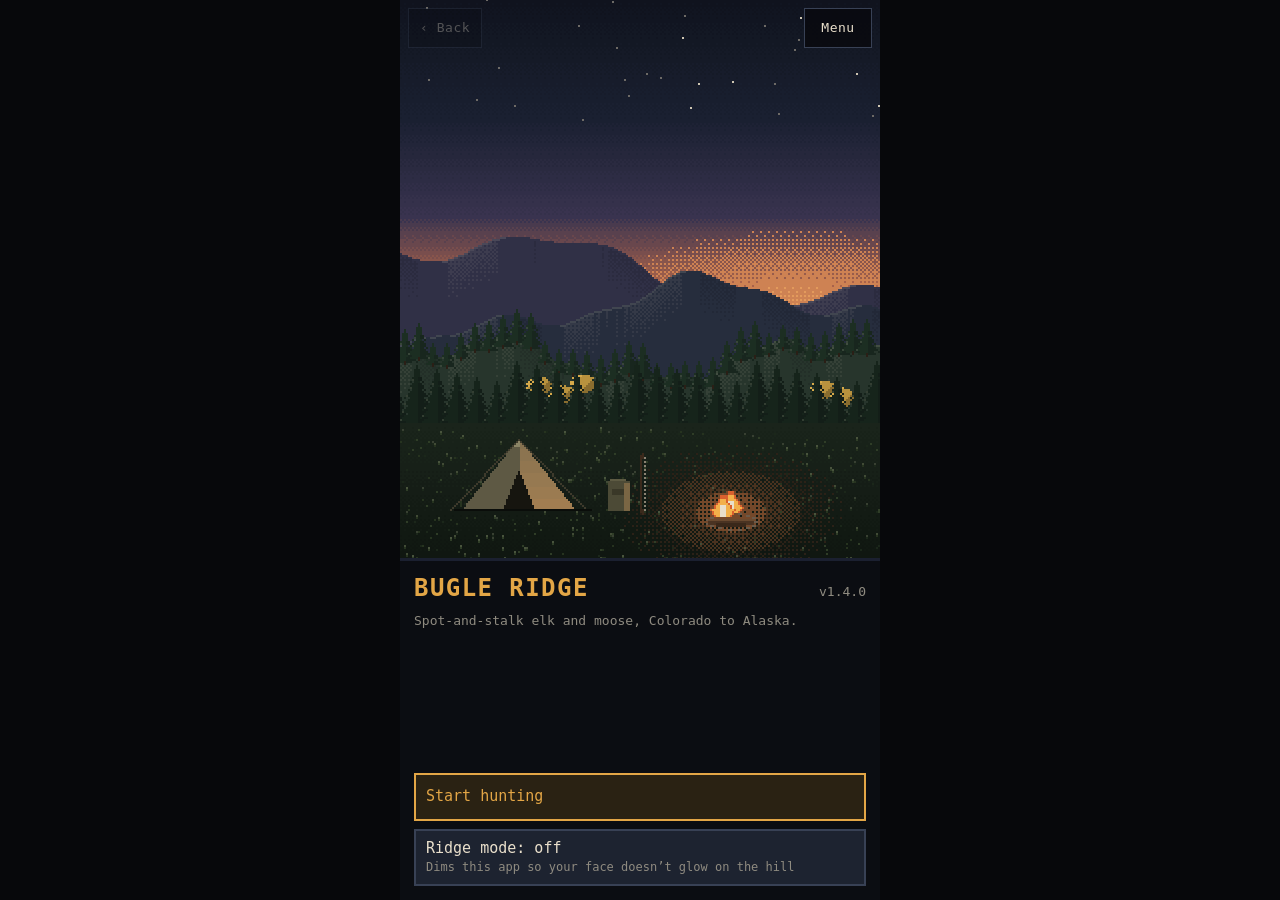
<file: docs/index.html>
<!doctype html>
<html lang="en">
<head>
<meta charset="utf-8">
<meta name="viewport" content="width=device-width,initial-scale=1,maximum-scale=1,user-scalable=no,viewport-fit=cover">
<meta name="theme-color" content="#07080b">
<meta name="description" content="Bugle Ridge: an offline spot-and-stalk elk and moose hunting game, Colorado to Alaska.">
<meta name="mobile-web-app-capable" content="yes">
<meta name="apple-mobile-web-app-capable" content="yes">
<meta name="apple-mobile-web-app-status-bar-style" content="black">
<meta name="apple-mobile-web-app-title" content="Bugle Ridge">
<title>Bugle Ridge</title>
<link rel="manifest" href="manifest.webmanifest">
<link rel="icon" href="icons/icon-192.png">
<link rel="apple-touch-icon" href="icons/apple-touch-icon.png">
<link rel="stylesheet" href="style.css">
</head>
<body>
<div id="app">
  <canvas id="scene" width="240" height="320"></canvas>
  <div id="nav"><button class="navbtn" id="nav-back">‹ Back</button><button class="navbtn" id="nav-menu">Menu</button></div>
  <div id="hud"></div>
  <div id="overlay" hidden></div>
</div>
<script src="js/core.js"></script>
<script src="js/data.js"></script>
<script src="js/sprites.js"></script>
<script src="js/animals.js"></script>
<script src="js/people.js"></script>
<script src="js/season.js"></script>
<script src="js/camp.js"></script>
<script src="js/glass.js"></script>
<script src="js/stalk.js"></script>
<script src="js/call.js"></script>
<script src="js/shot.js"></script>
<script src="js/range.js"></script>
<script src="js/debrief.js"></script>
<script src="js/native.js"></script>
<script src="js/guide.js"></script>
<script>
BR.start();
if ('serviceWorker' in navigator && (location.protocol === 'https:' || /^(localhost|127\.0\.0\.1)$/.test(location.hostname))) {
  navigator.serviceWorker.register('sw.js').catch(() => {});
}
</script>
</body>
</html>
</file>
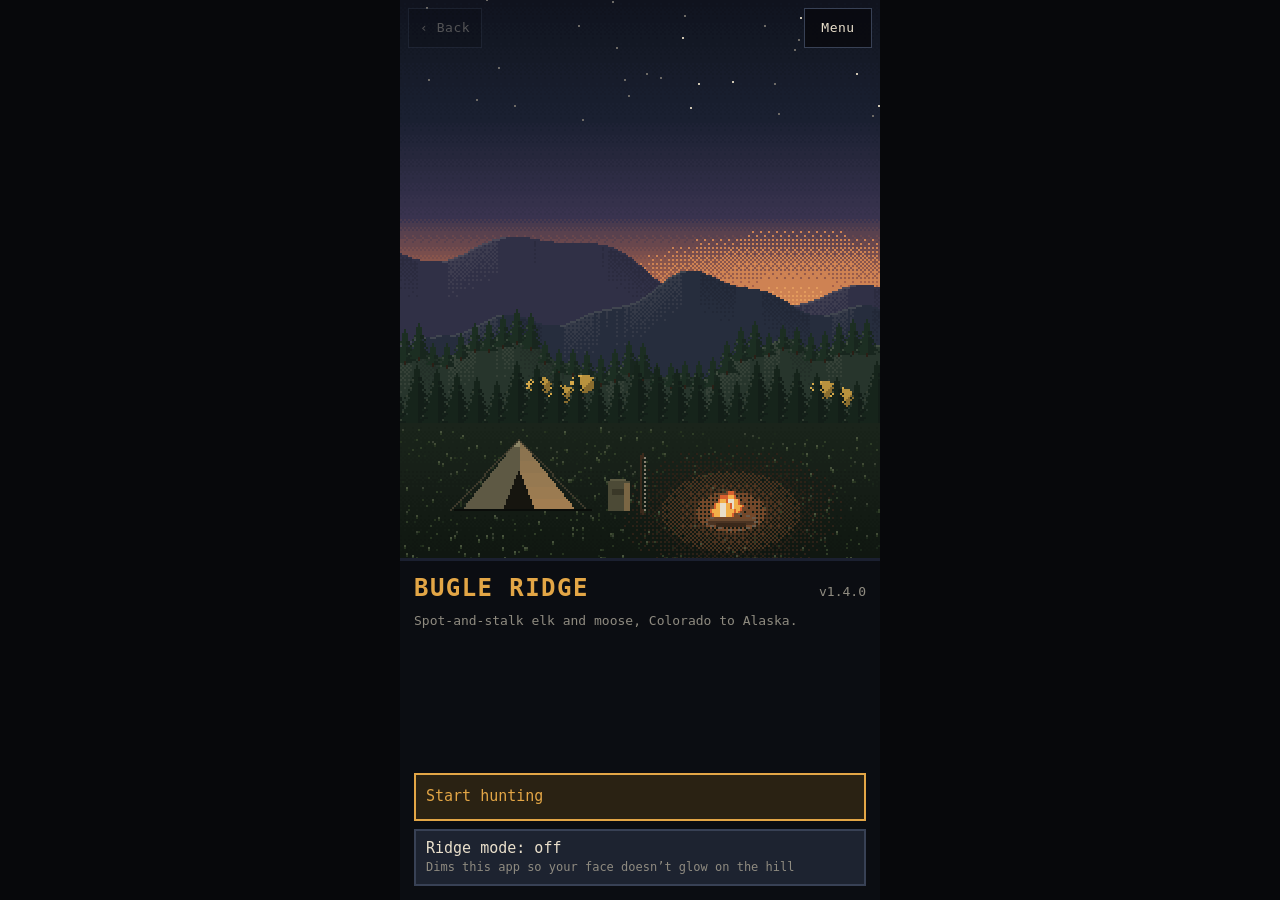
<file: www/index.html>
<!doctype html>
<html lang="en">
<head>
<meta charset="utf-8">
<meta name="viewport" content="width=device-width,initial-scale=1,maximum-scale=1,user-scalable=no,viewport-fit=cover">
<title>Bugle Ridge</title>
<link rel="stylesheet" href="style.css">
</head>
<body>
<div id="app">
  <canvas id="scene" width="240" height="320"></canvas>
  <div id="nav"><button class="navbtn" id="nav-back">‹ Back</button><button class="navbtn" id="nav-menu">Menu</button></div>
  <div id="hud"></div>
  <div id="overlay" hidden></div>
</div>
<script src="js/core.js"></script>
<script src="js/data.js"></script>
<script src="js/sprites.js"></script>
<script src="js/animals.js"></script>
<script src="js/people.js"></script>
<script src="js/season.js"></script>
<script src="js/camp.js"></script>
<script src="js/glass.js"></script>
<script src="js/stalk.js"></script>
<script src="js/call.js"></script>
<script src="js/shot.js"></script>
<script src="js/range.js"></script>
<script src="js/debrief.js"></script>
<script src="js/native.js"></script>
<script src="js/guide.js"></script>
<script>BR.start();</script>
</body>
</html>
</file>
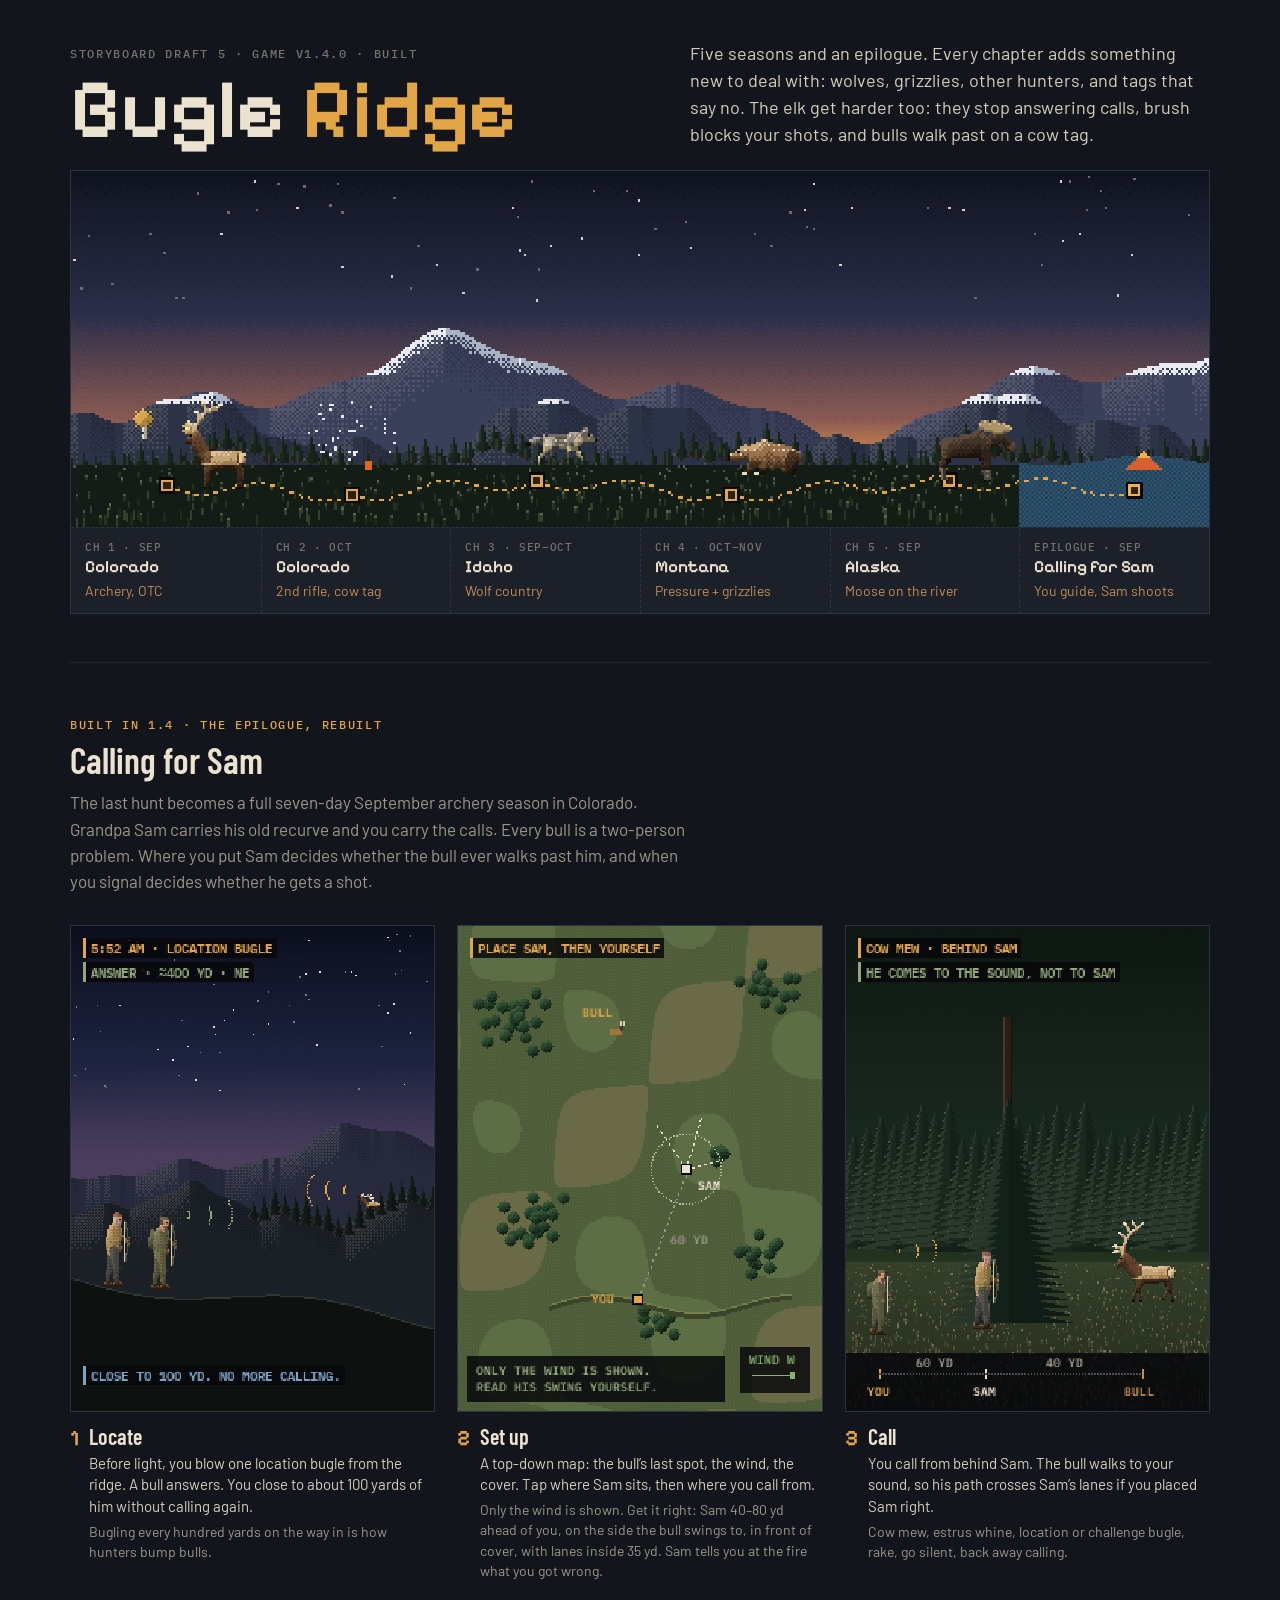
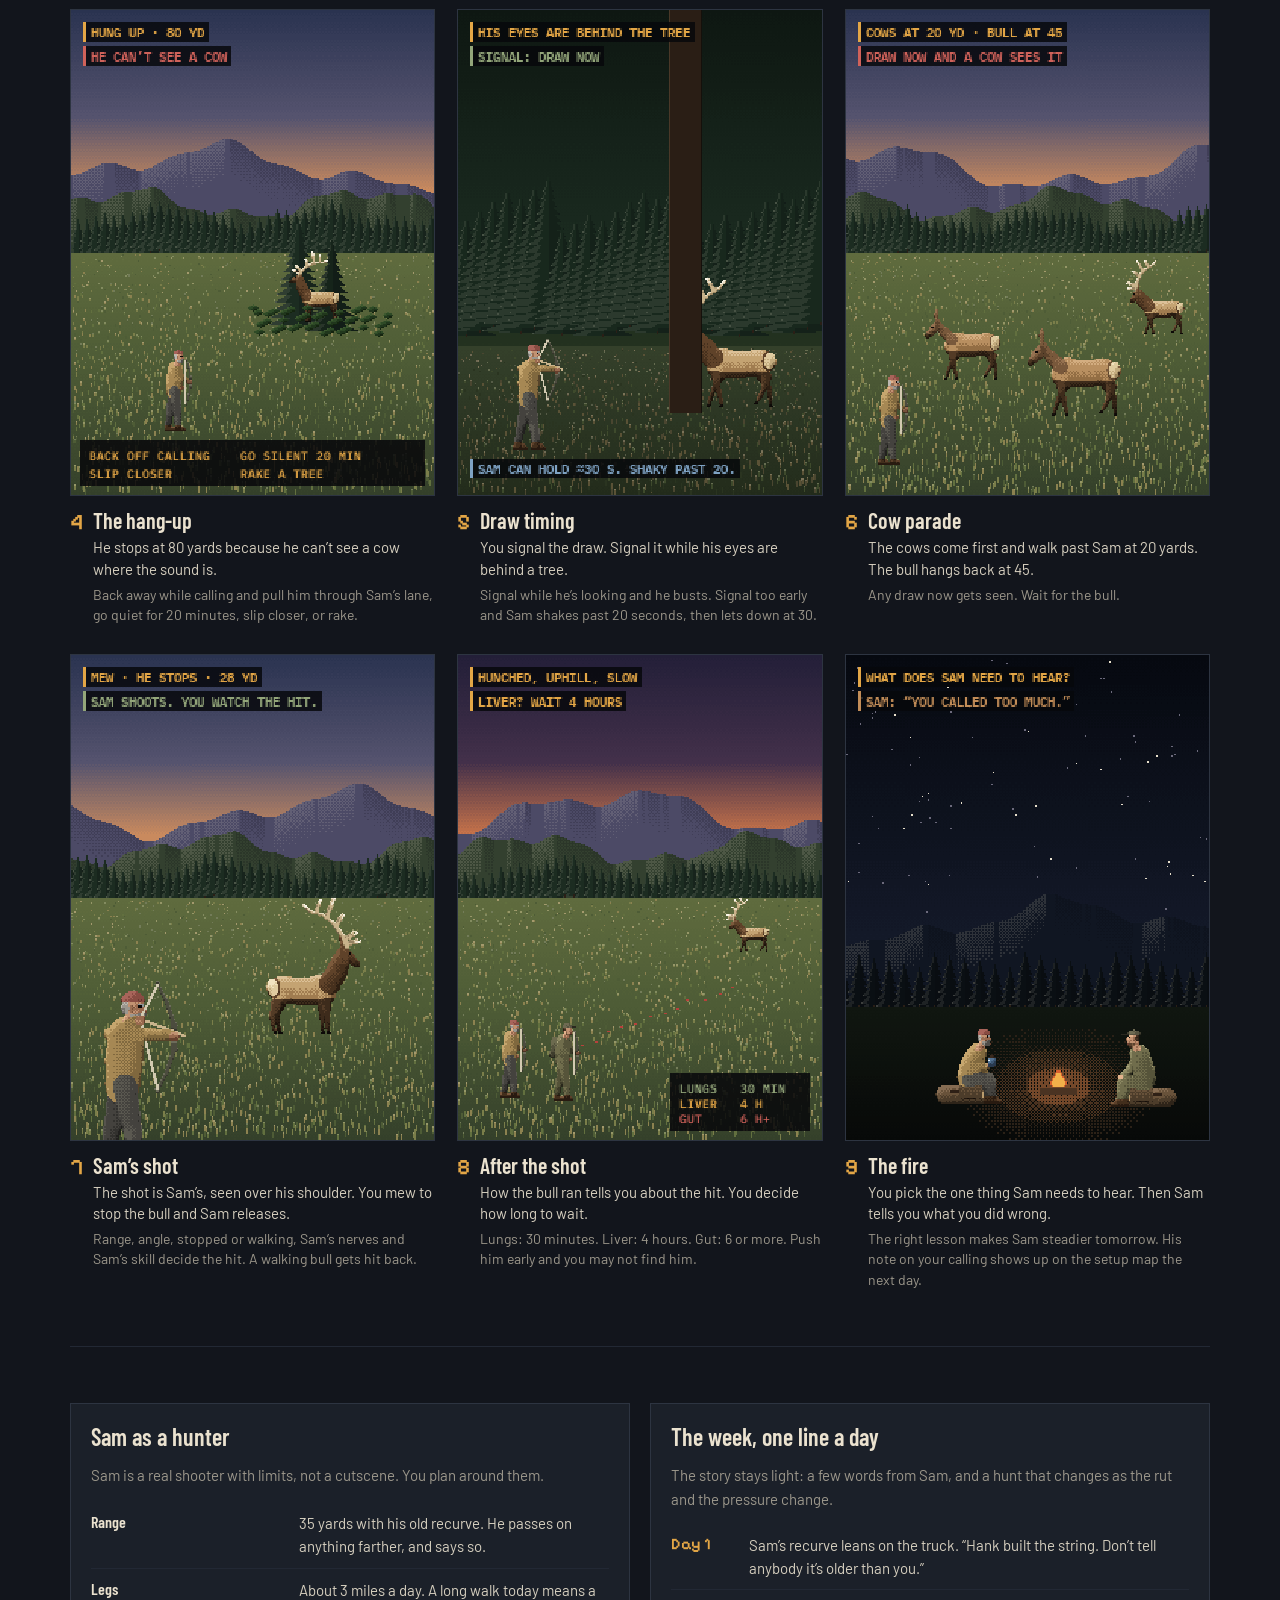
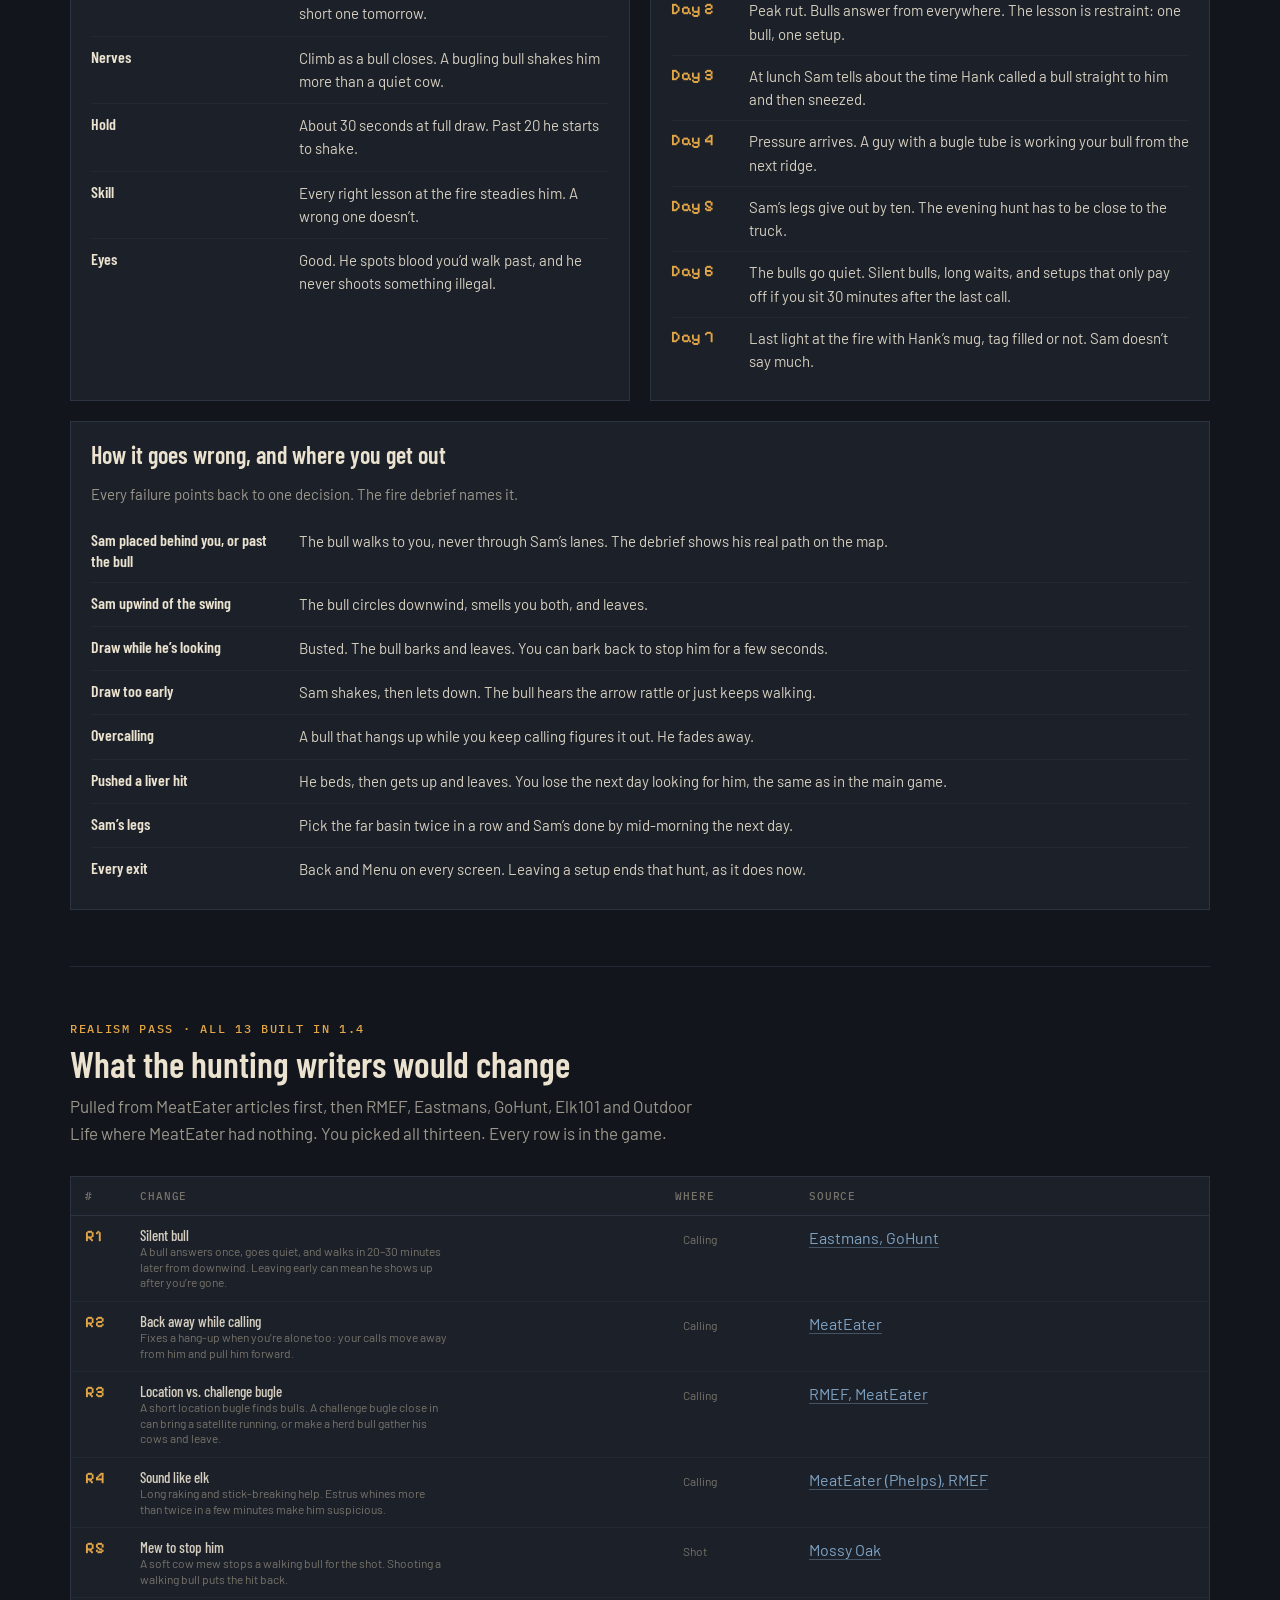
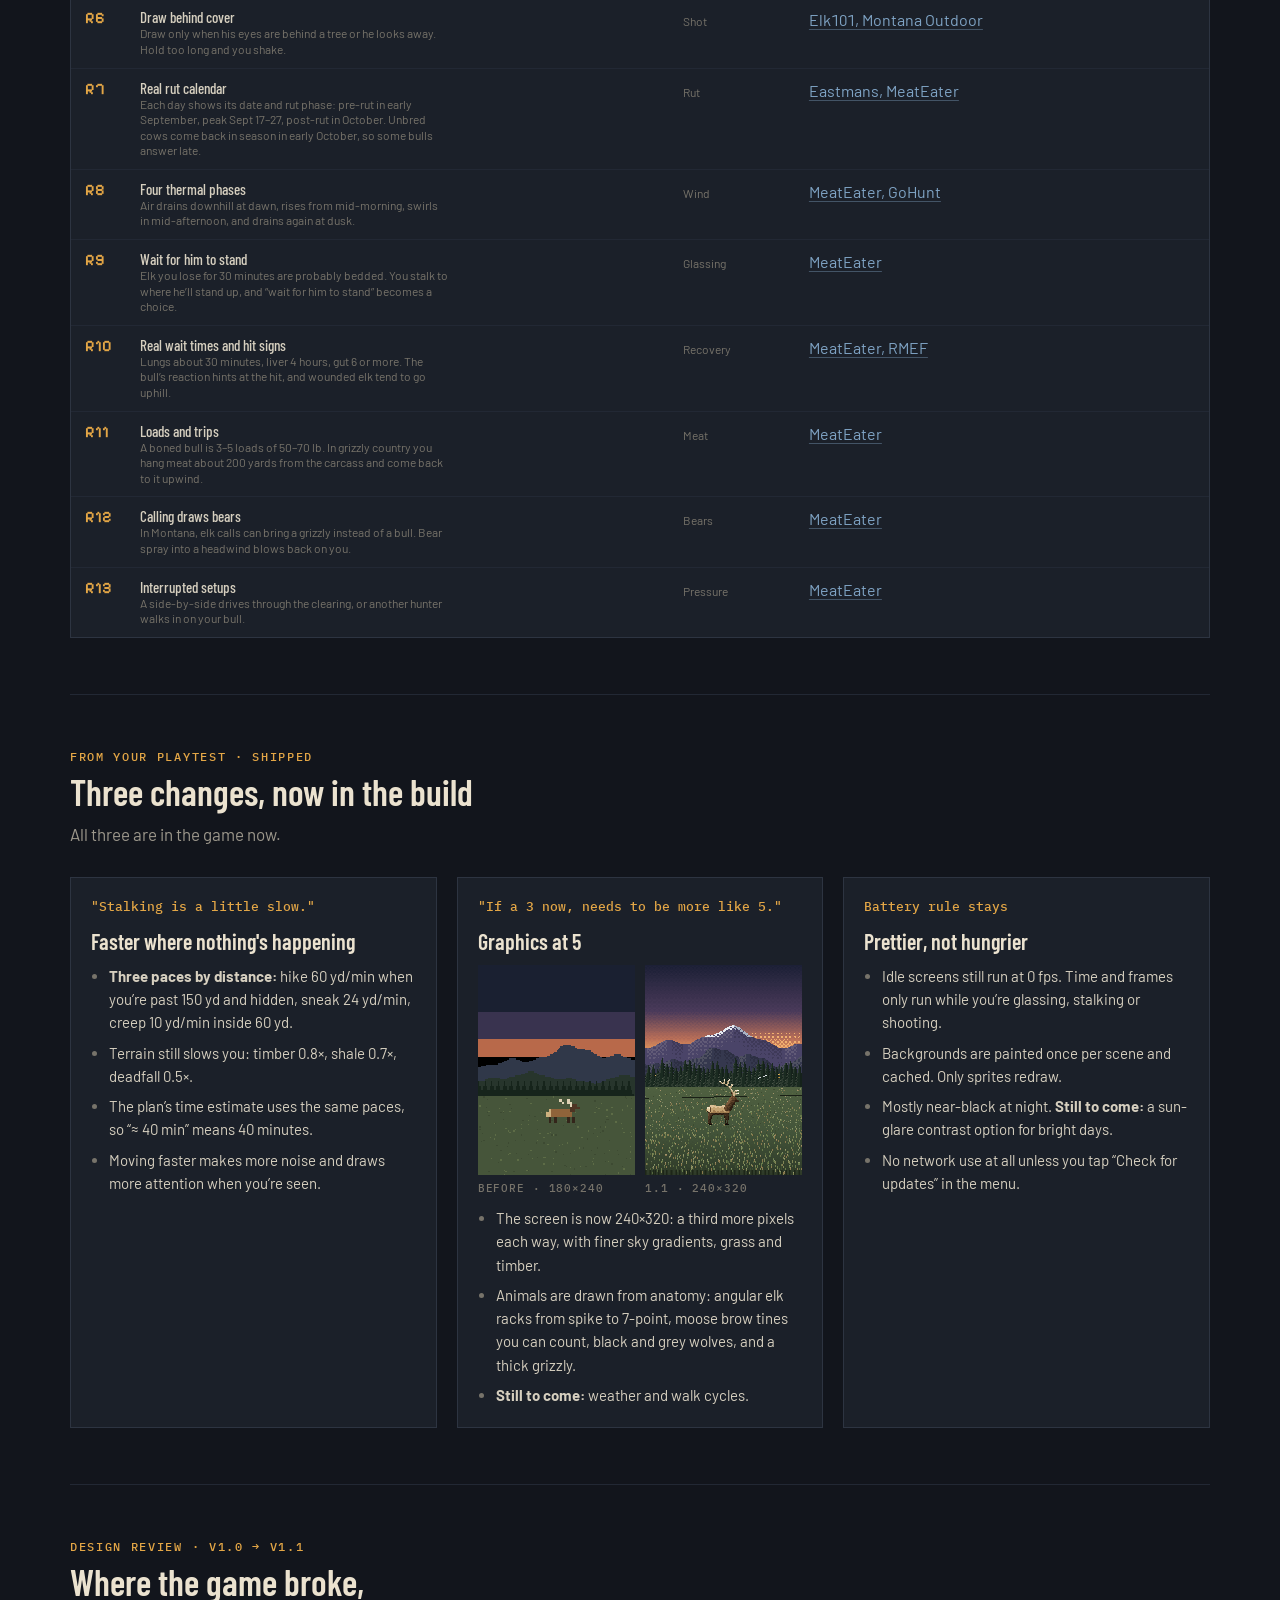
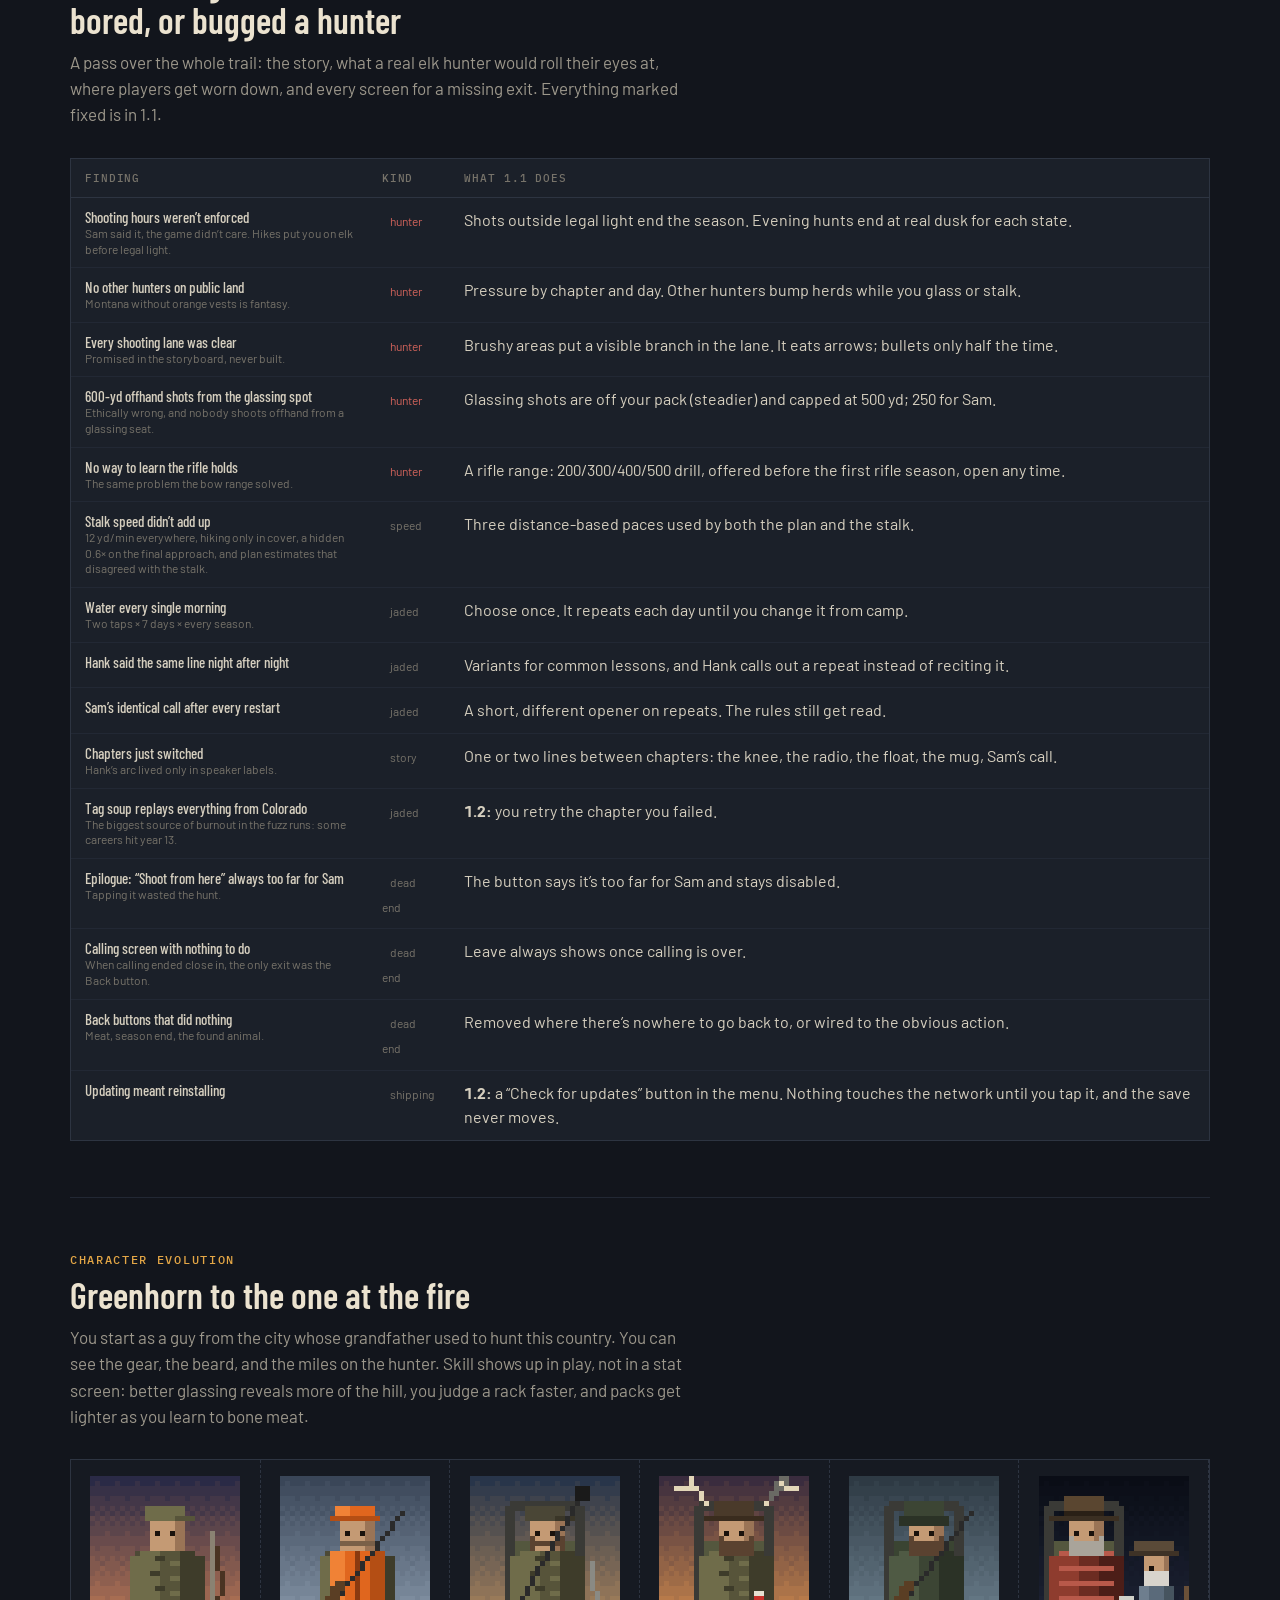
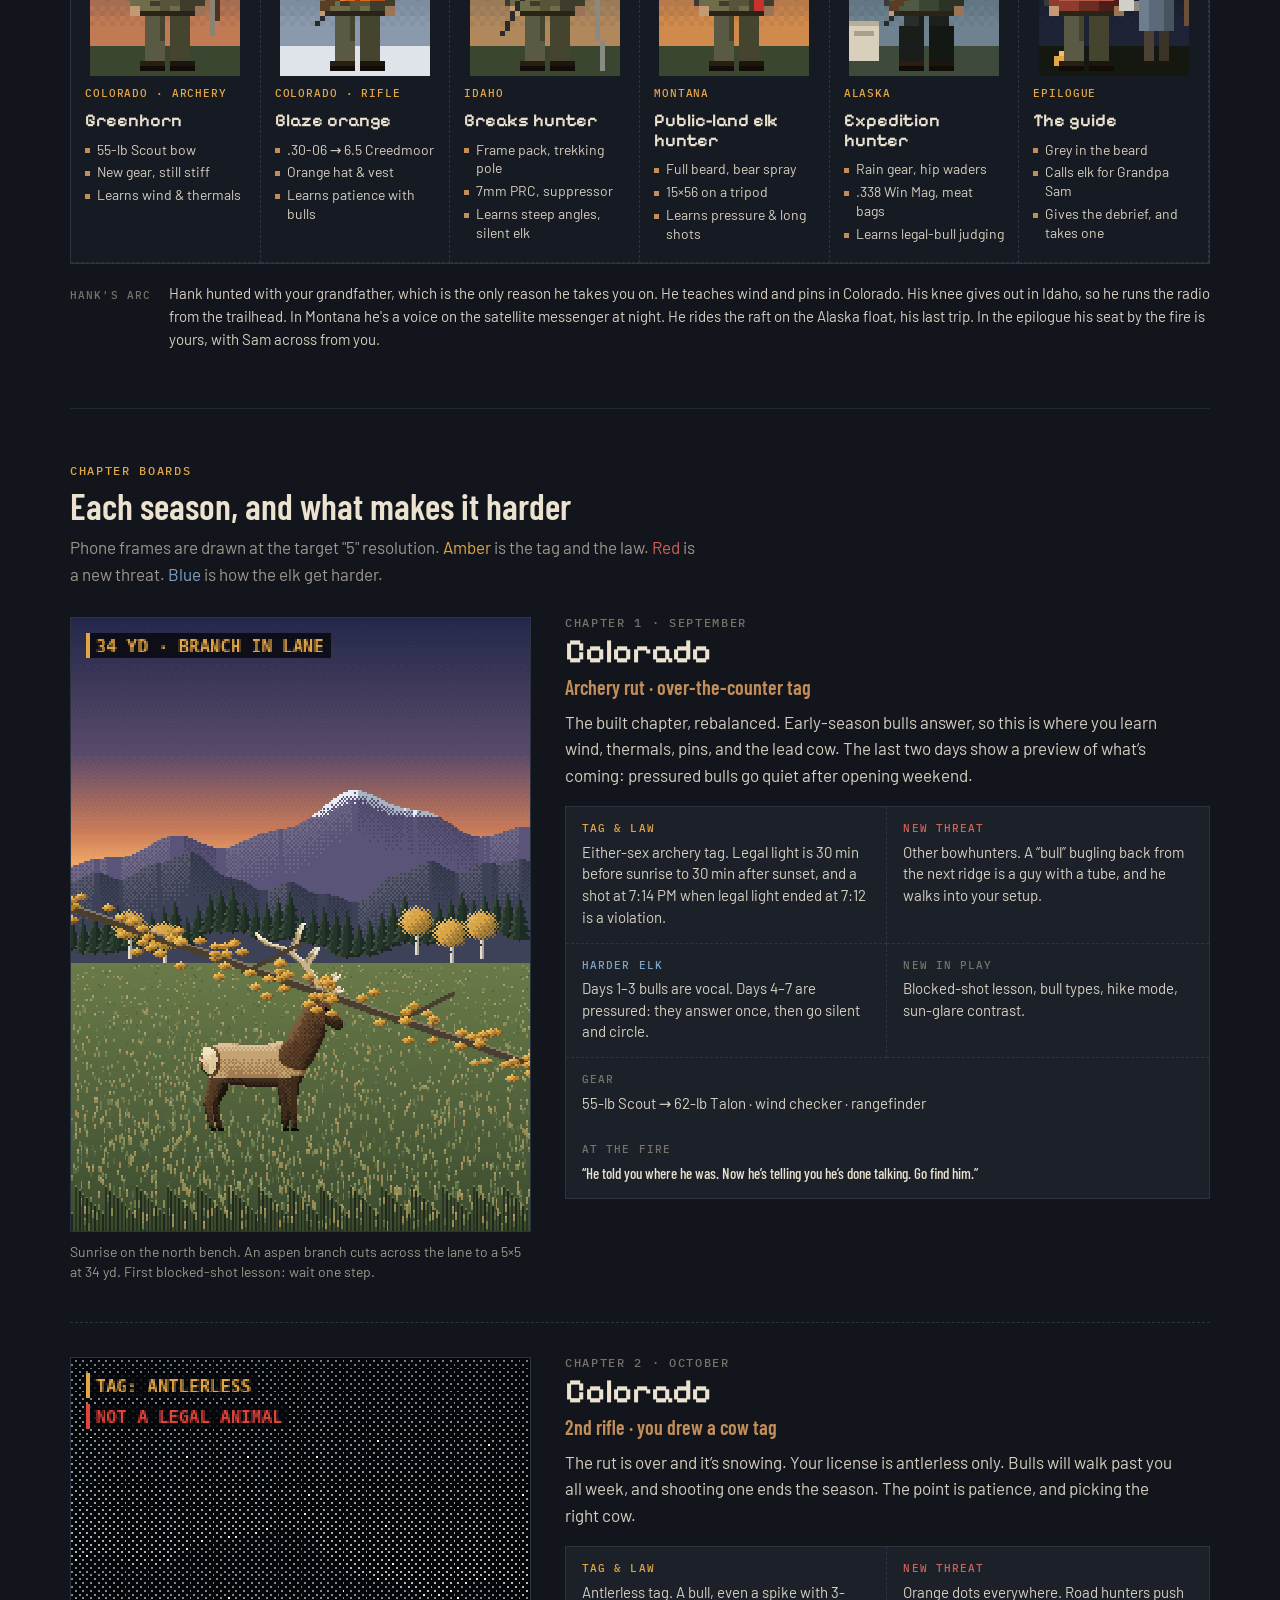
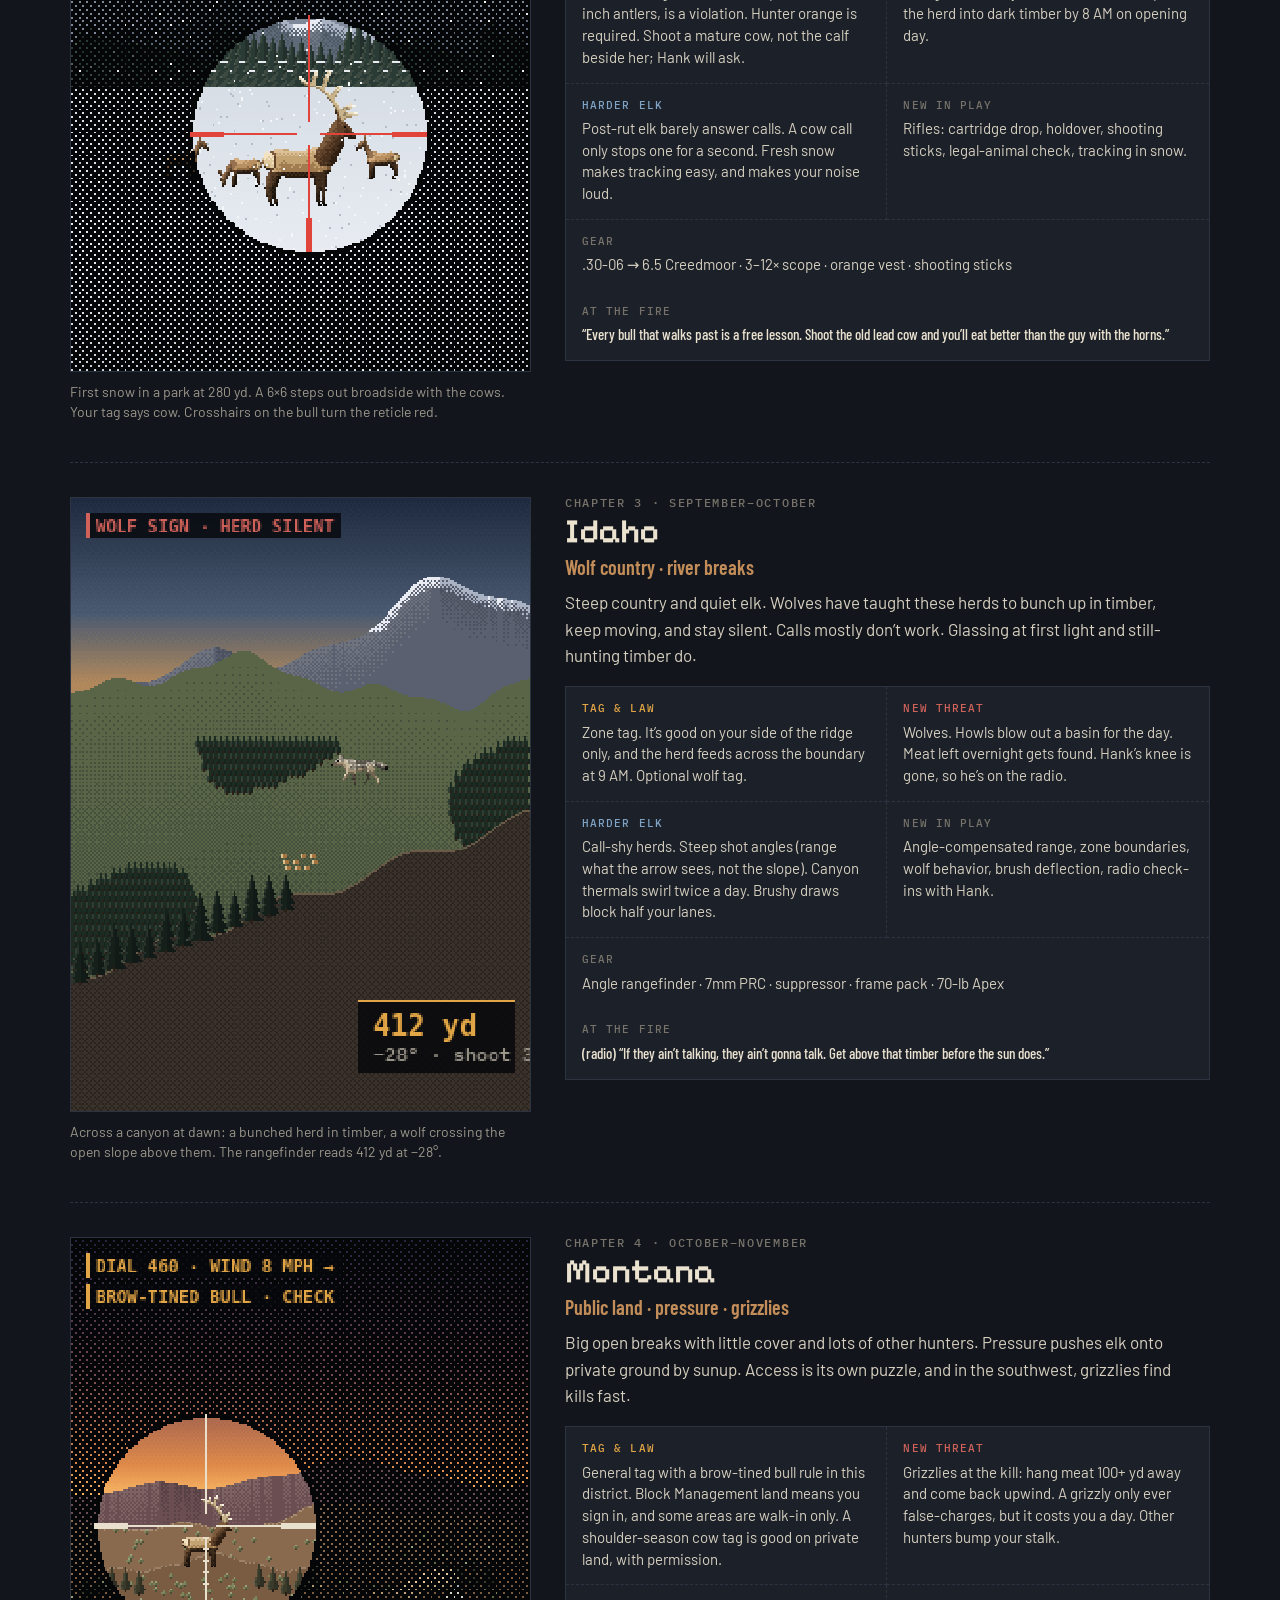
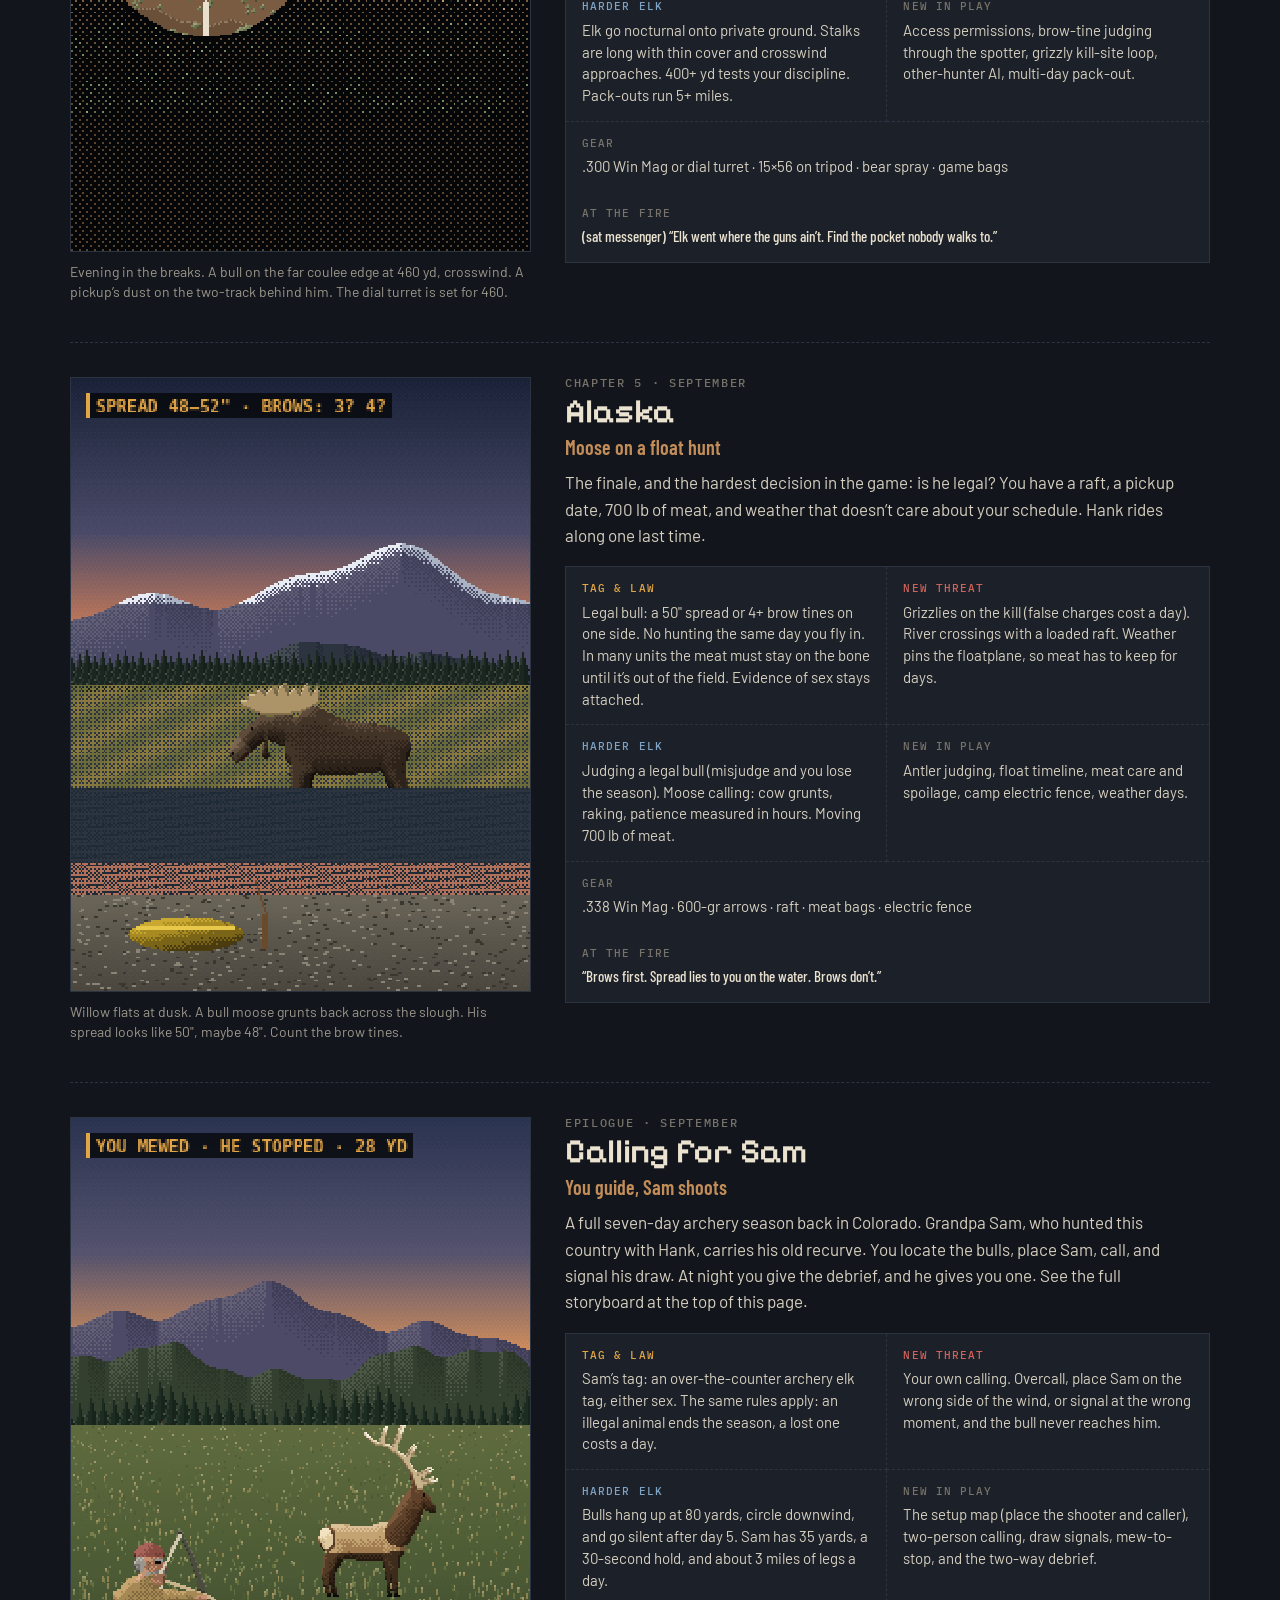
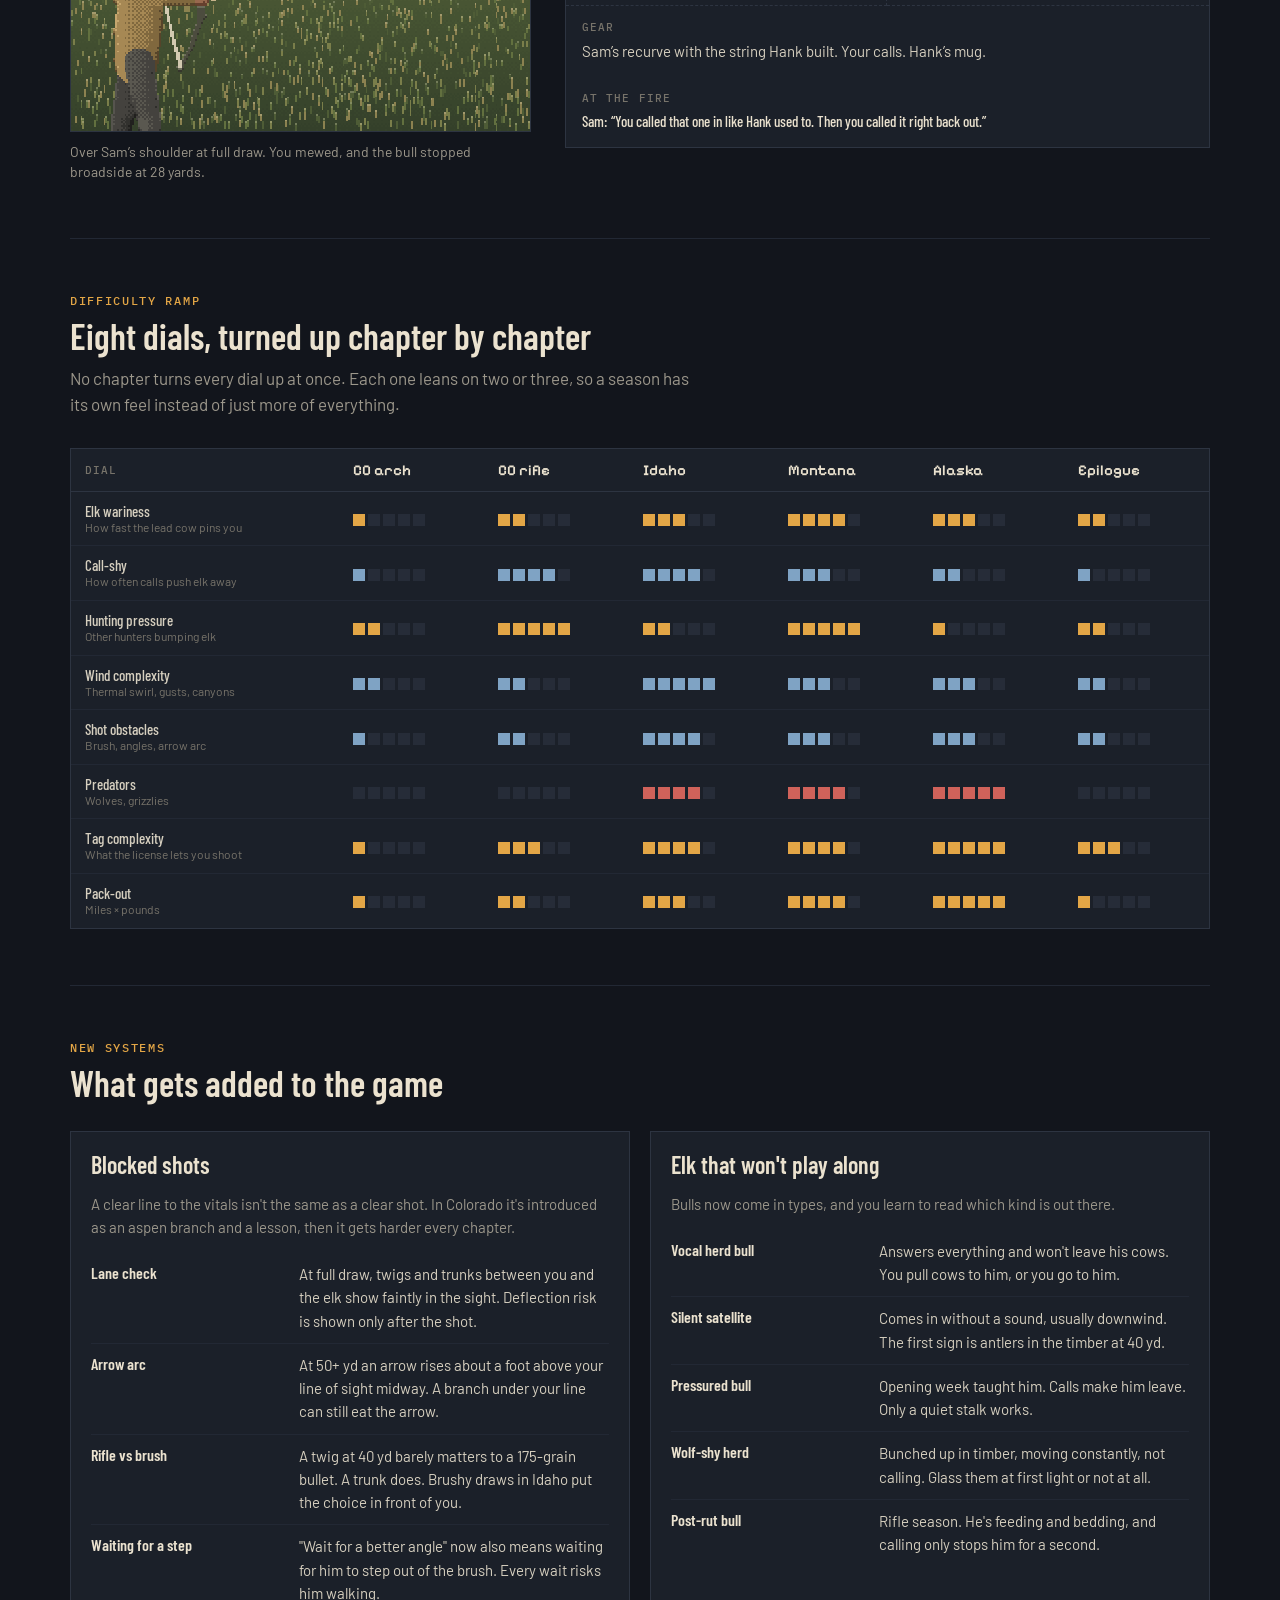
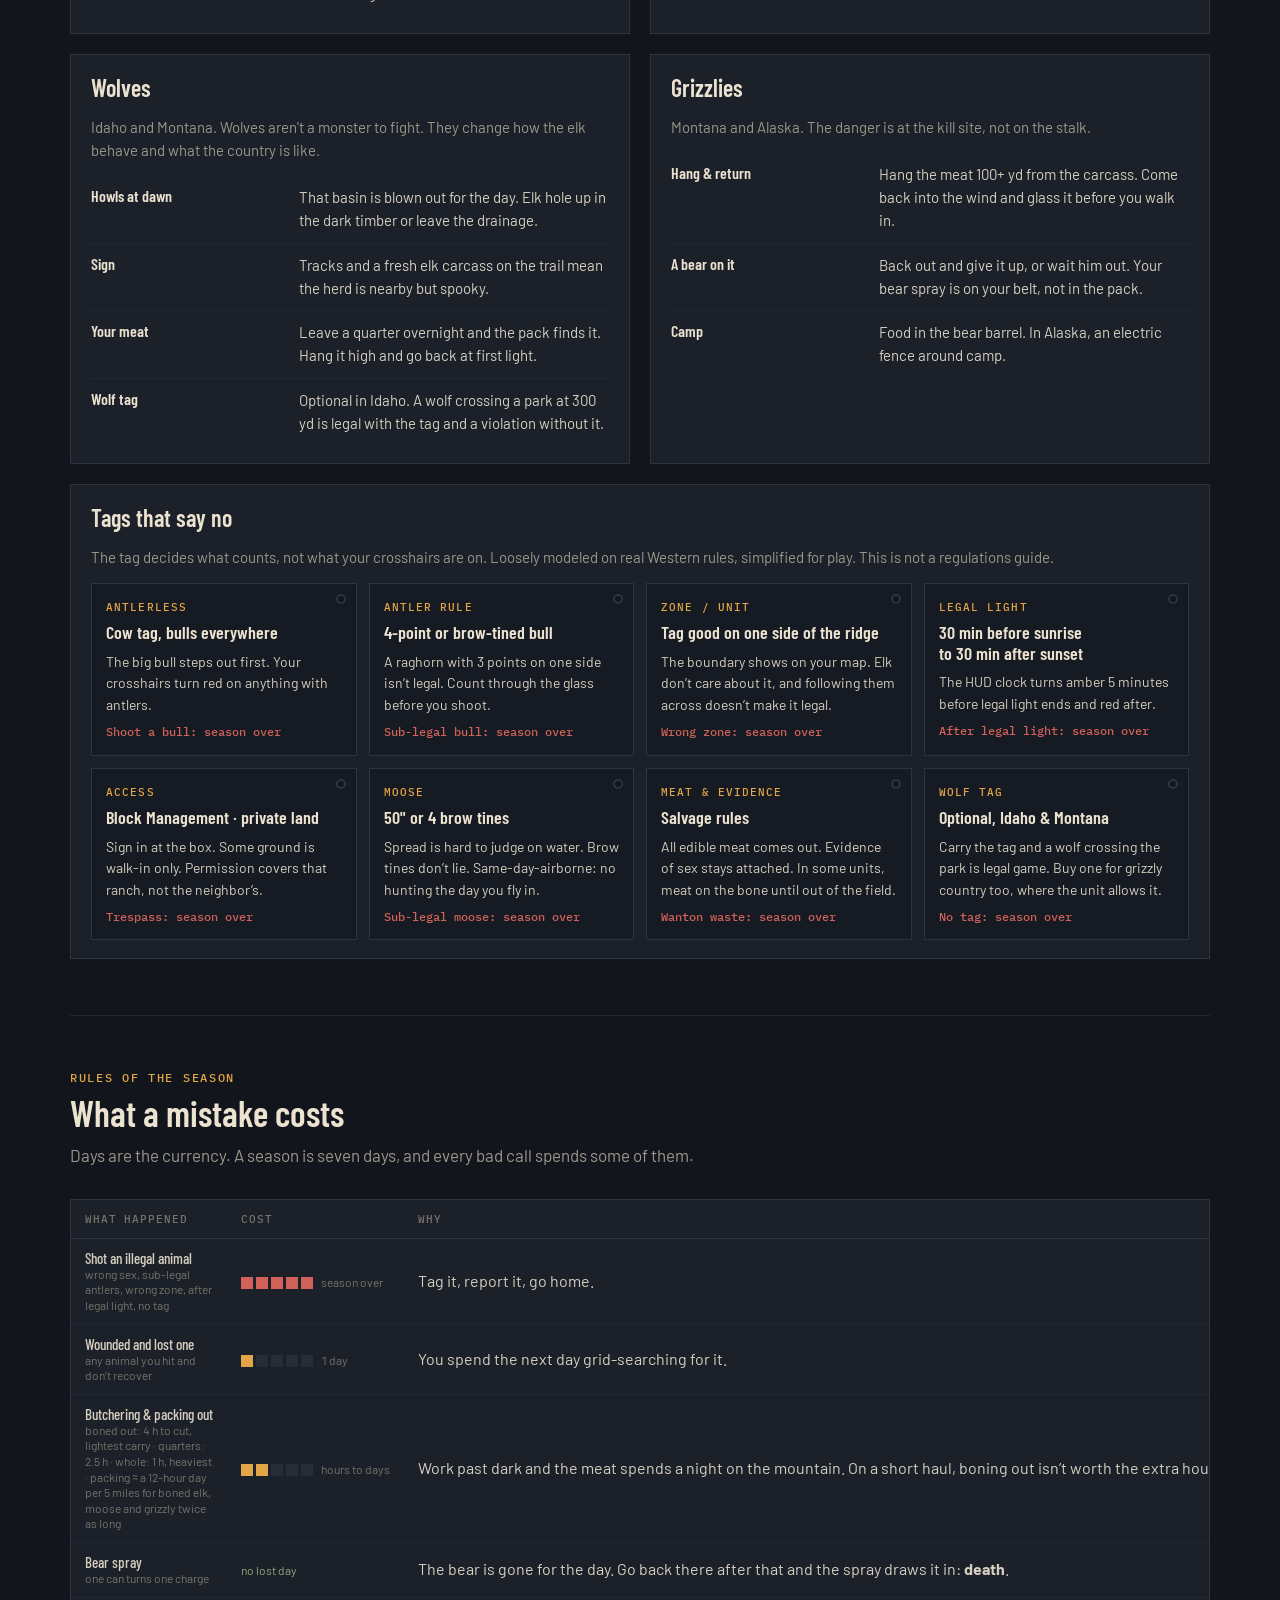
<file: docs/storyboard/index.html>
<!doctype html>
<html lang="en">
<meta name="viewport" content="width=device-width,initial-scale=1">
<meta charset="utf-8">
<title>Bugle Ridge Campaign</title>
<meta name="color-scheme" content="dark">
<link rel="preconnect" href="https://fonts.googleapis.com">
<link rel="preconnect" href="https://fonts.gstatic.com" crossorigin>
<link rel="stylesheet" href="https://fonts.googleapis.com/css2?family=Barlow:wght@400;500;600&family=Barlow+Condensed:wght@500;600&family=IBM+Plex+Mono:wght@400;500&family=Pixelify+Sans:wght@400;600&display=swap">
<link rel="stylesheet" href="campaign.css">

<div class="wrap">
<header class="masthead">
  <div class="mast-top">
    <div>
      <div class="eyebrow">Storyboard draft 5 · game v1.4.0 · built</div>
      <h1>Bugle <span>Ridge</span></h1>
    </div>
    <p class="lede">Five seasons and an epilogue. Every chapter adds something new to deal with: wolves, grizzlies, other hunters, and tags that say no. The elk get harder too: they stop answering calls, brush blocks your shots, and bulls walk past on a cow tag.</p>
  </div>
  <div class="trailcard">
    <canvas id="trail" width="480" height="150" aria-label="Pixel map of the trail from Colorado through Idaho and Montana to Alaska"></canvas>
    <div class="trailkey">
      <div><span>Ch 1 · Sep</span><b>Colorado</b><em>Archery, OTC</em></div>
      <div><span>Ch 2 · Oct</span><b>Colorado</b><em>2nd rifle, cow tag</em></div>
      <div><span>Ch 3 · Sep–Oct</span><b>Idaho</b><em>Wolf country</em></div>
      <div><span>Ch 4 · Oct–Nov</span><b>Montana</b><em>Pressure + grizzlies</em></div>
      <div><span>Ch 5 · Sep</span><b>Alaska</b><em>Moose on the river</em></div>
      <div><span>Epilogue · Sep</span><b>Calling for Sam</b><em>You guide, Sam shoots</em></div>
    </div>
  </div>
</header>

<section id="guide">
  <div class="sec-head">
    <span class="kicker">Built in 1.4 · the epilogue, rebuilt</span>
    <h2>Calling for Sam</h2>
    <p>The last hunt becomes a full seven-day September archery season in Colorado. Grandpa Sam carries his old recurve and you carry the calls. Every bull is a two-person problem. Where you put Sam decides whether the bull ever walks past him, and when you signal decides whether he gets a shot.</p>
  </div>
  <div class="gbeats" id="beats5"></div>
</section>

<section>
  <div class="systems">
    <article class="sys">
      <h3>Sam as a hunter</h3>
      <p>Sam is a real shooter with limits, not a cutscene. You plan around them.</p>
      <div class="rows" id="sam5"></div>
    </article>
    <article class="sys">
      <h3>The week, one line a day</h3>
      <p>The story stays light: a few words from Sam, and a hunt that changes as the rut and the pressure change.</p>
      <ol class="days" id="days5"></ol>
    </article>
    <article class="sys lic">
      <h3>How it goes wrong, and where you get out</h3>
      <p>Every failure points back to one decision. The fire debrief names it.</p>
      <div class="rows" id="fails5"></div>
    </article>
  </div>
</section>

<section id="realism">
  <div class="sec-head">
    <span class="kicker">Realism pass · all 13 built in 1.4</span>
    <h2>What the hunting writers would change</h2>
    <p>Pulled from MeatEater articles first, then RMEF, Eastmans, GoHunt, Elk101 and Outdoor Life where MeatEater had nothing. You picked all thirteen. Every row is in the game.</p>
  </div>
  <div class="ramp-wrap"><table class="ramp review" id="real5"></table></div>
</section>

<section>
  <div class="sec-head">
    <span class="kicker">From your playtest · shipped</span>
    <h2>Three changes, now in the build</h2>
    <p>All three are in the game now.</p>
  </div>
  <div class="fixes">
    <article class="fix">
      <div class="said">"Stalking is a little slow."</div>
      <h3>Faster where nothing's happening</h3>
      <ul>
        <li><b>Three paces by distance:</b> hike 60 yd/min when you’re past 150 yd and hidden, sneak 24 yd/min, creep 10 yd/min inside 60 yd.</li>
        <li>Terrain still slows you: timber 0.8×, shale 0.7×, deadfall 0.5×.</li>
        <li>The plan’s time estimate uses the same paces, so “≈ 40 min” means 40 minutes.</li>
        <li>Moving faster makes more noise and draws more attention when you’re seen.</li>
      </ul>
    </article>
    <article class="fix">
      <div class="said">"If a 3 now, needs to be more like 5."</div>
      <h3>Graphics at 5</h3>
      <div class="compare">
        <figure><canvas id="cmp3" width="120" height="160"></canvas><figcaption>Before · 180×240</figcaption></figure>
        <figure><canvas id="cmp5" width="240" height="320"></canvas><figcaption>1.1 · 240×320</figcaption></figure>
      </div>
      <ul>
        <li>The screen is now 240×320: a third more pixels each way, with finer sky gradients, grass and timber.</li>
        <li>Animals are drawn from anatomy: angular elk racks from spike to 7-point, moose brow tines you can count, black and grey wolves, and a thick grizzly.</li>
        <li><b>Still to come:</b> weather and walk cycles.</li>
      </ul>
    </article>
    <article class="fix">
      <div class="said">Battery rule stays</div>
      <h3>Prettier, not hungrier</h3>
      <ul>
        <li>Idle screens still run at 0 fps. Time and frames only run while you’re glassing, stalking or shooting.</li>
        <li>Backgrounds are painted once per scene and cached. Only sprites redraw.</li>
        <li>Mostly near-black at night. <b>Still to come:</b> a sun-glare contrast option for bright days.</li>
        <li>No network use at all unless you tap “Check for updates” in the menu.</li>
      </ul>
    </article>
  </div>
</section>

<section>
  <div class="sec-head">
    <span class="kicker">Design review · v1.0 → v1.1</span>
    <h2>Where the game broke, bored, or bugged a hunter</h2>
    <p>A pass over the whole trail: the story, what a real elk hunter would roll their eyes at, where players get worn down, and every screen for a missing exit. Everything marked fixed is in 1.1.</p>
  </div>
  <div class="ramp-wrap"><table class="ramp review">
    <thead><tr><th>Finding</th><th>Kind</th><th>What 1.1 does</th></tr></thead>
    <tbody>
      <tr><td class="dial">Shooting hours weren’t enforced<small>Sam said it, the game didn’t care. Hikes put you on elk before legal light.</small></td><td><span class="note bad-t">hunter</span></td><td>Shots outside legal light end the season. Evening hunts end at real dusk for each state.</td></tr>
      <tr><td class="dial">No other hunters on public land<small>Montana without orange vests is fantasy.</small></td><td><span class="note bad-t">hunter</span></td><td>Pressure by chapter and day. Other hunters bump herds while you glass or stalk.</td></tr>
      <tr><td class="dial">Every shooting lane was clear<small>Promised in the storyboard, never built.</small></td><td><span class="note bad-t">hunter</span></td><td>Brushy areas put a visible branch in the lane. It eats arrows; bullets only half the time.</td></tr>
      <tr><td class="dial">600-yd offhand shots from the glassing spot<small>Ethically wrong, and nobody shoots offhand from a glassing seat.</small></td><td><span class="note bad-t">hunter</span></td><td>Glassing shots are off your pack (steadier) and capped at 500 yd; 250 for Sam.</td></tr>
      <tr><td class="dial">No way to learn the rifle holds<small>The same problem the bow range solved.</small></td><td><span class="note bad-t">hunter</span></td><td>A rifle range: 200/300/400/500 drill, offered before the first rifle season, open any time.</td></tr>
      <tr><td class="dial">Stalk speed didn’t add up<small>12 yd/min everywhere, hiking only in cover, a hidden 0.6× on the final approach, and plan estimates that disagreed with the stalk.</small></td><td><span class="note">speed</span></td><td>Three distance-based paces used by both the plan and the stalk.</td></tr>
      <tr><td class="dial">Water every single morning<small>Two taps × 7 days × every season.</small></td><td><span class="note">jaded</span></td><td>Choose once. It repeats each day until you change it from camp.</td></tr>
      <tr><td class="dial">Hank said the same line night after night</td><td><span class="note">jaded</span></td><td>Variants for common lessons, and Hank calls out a repeat instead of reciting it.</td></tr>
      <tr><td class="dial">Sam’s identical call after every restart</td><td><span class="note">jaded</span></td><td>A short, different opener on repeats. The rules still get read.</td></tr>
      <tr><td class="dial">Chapters just switched<small>Hank’s arc lived only in speaker labels.</small></td><td><span class="note">story</span></td><td>One or two lines between chapters: the knee, the radio, the float, the mug, Sam’s call.</td></tr>
      <tr><td class="dial">Tag soup replays everything from Colorado<small>The biggest source of burnout in the fuzz runs: some careers hit year 13.</small></td><td><span class="note">jaded</span></td><td><b>1.2:</b> you retry the chapter you failed.</td></tr>
      <tr><td class="dial">Epilogue: “Shoot from here” always too far for Sam<small>Tapping it wasted the hunt.</small></td><td><span class="note">dead end</span></td><td>The button says it’s too far for Sam and stays disabled.</td></tr>
      <tr><td class="dial">Calling screen with nothing to do<small>When calling ended close in, the only exit was the Back button.</small></td><td><span class="note">dead end</span></td><td>Leave always shows once calling is over.</td></tr>
      <tr><td class="dial">Back buttons that did nothing<small>Meat, season end, the found animal.</small></td><td><span class="note">dead end</span></td><td>Removed where there’s nowhere to go back to, or wired to the obvious action.</td></tr>
      <tr><td class="dial">Updating meant reinstalling</td><td><span class="note">shipping</span></td><td><b>1.2:</b> a “Check for updates” button in the menu. Nothing touches the network until you tap it, and the save never moves.</td></tr>
    </tbody>
  </table></div>
</section>

<section>
  <div class="sec-head">
    <span class="kicker">Character evolution</span>
    <h2>Greenhorn to the one at the fire</h2>
    <p>You start as a guy from the city whose grandfather used to hunt this country. You can see the gear, the beard, and the miles on the hunter. Skill shows up in play, not in a stat screen: better glassing reveals more of the hill, you judge a rack faster, and packs get lighter as you learn to bone meat.</p>
  </div>
  <div class="evo">
    <div class="stage"><canvas id="evo0" width="30" height="40"></canvas><span class="where">Colorado · archery</span><span class="rank">Greenhorn</span>
      <ul><li>55-lb Scout bow</li><li>New gear, still stiff</li><li>Learns wind &amp; thermals</li></ul></div>
    <div class="stage"><canvas id="evo1" width="30" height="40"></canvas><span class="where">Colorado · rifle</span><span class="rank">Blaze orange</span>
      <ul><li>.30-06 → 6.5 Creedmoor</li><li>Orange hat &amp; vest</li><li>Learns patience with bulls</li></ul></div>
    <div class="stage"><canvas id="evo2" width="30" height="40"></canvas><span class="where">Idaho</span><span class="rank">Breaks hunter</span>
      <ul><li>Frame pack, trekking pole</li><li>7mm PRC, suppressor</li><li>Learns steep angles, silent elk</li></ul></div>
    <div class="stage"><canvas id="evo3" width="30" height="40"></canvas><span class="where">Montana</span><span class="rank">Public-land elk hunter</span>
      <ul><li>Full beard, bear spray</li><li>15×56 on a tripod</li><li>Learns pressure &amp; long shots</li></ul></div>
    <div class="stage"><canvas id="evo4" width="30" height="40"></canvas><span class="where">Alaska</span><span class="rank">Expedition hunter</span>
      <ul><li>Rain gear, hip waders</li><li>.338 Win Mag, meat bags</li><li>Learns legal-bull judging</li></ul></div>
    <div class="stage"><canvas id="evo5" width="30" height="40"></canvas><span class="where">Epilogue</span><span class="rank">The guide</span>
      <ul><li>Grey in the beard</li><li>Calls elk for Grandpa Sam</li><li>Gives the debrief, and takes one</li></ul></div>
  </div>
  <div class="hankline">
    <b>Hank's arc</b><span>Hank hunted with your grandfather, which is the only reason he takes you on. He teaches wind and pins in Colorado. His knee gives out in Idaho, so he runs the radio from the trailhead. In Montana he's a voice on the satellite messenger at night. He rides the raft on the Alaska float, his last trip. In the epilogue his seat by the fire is yours, with Sam across from you.</span>
  </div>
</section>

<section>
  <div class="sec-head">
    <span class="kicker">Chapter boards</span>
    <h2>Each season, and what makes it harder</h2>
    <p>Phone frames are drawn at the target "5" resolution. <span style="color:var(--amber)">Amber</span> is the tag and the law. <span style="color:var(--blood)">Red</span> is a new threat. <span style="color:var(--sky)">Blue</span> is how the elk get harder.</p>
  </div>
  <div class="chapters" id="chapters"></div>
</section>

<section>
  <div class="sec-head">
    <span class="kicker">Difficulty ramp</span>
    <h2>Eight dials, turned up chapter by chapter</h2>
    <p>No chapter turns every dial up at once. Each one leans on two or three, so a season has its own feel instead of just more of everything.</p>
  </div>
  <div class="ramp-wrap"><table class="ramp" id="ramp"></table></div>
</section>

<section>
  <div class="sec-head">
    <span class="kicker">New systems</span>
    <h2>What gets added to the game</h2>
  </div>
  <div class="systems">
    <article class="sys">
      <h3>Blocked shots</h3>
      <p>A clear line to the vitals isn't the same as a clear shot. In Colorado it's introduced as an aspen branch and a lesson, then it gets harder every chapter.</p>
      <div class="rows">
        <div><b>Lane check</b><span>At full draw, twigs and trunks between you and the elk show faintly in the sight. Deflection risk is shown only after the shot.</span></div>
        <div><b>Arrow arc</b><span>At 50+ yd an arrow rises about a foot above your line of sight midway. A branch under your line can still eat the arrow.</span></div>
        <div><b>Rifle vs brush</b><span>A twig at 40 yd barely matters to a 175-grain bullet. A trunk does. Brushy draws in Idaho put the choice in front of you.</span></div>
        <div><b>Waiting for a step</b><span>"Wait for a better angle" now also means waiting for him to step out of the brush. Every wait risks him walking.</span></div>
      </div>
    </article>
    <article class="sys">
      <h3>Elk that won't play along</h3>
      <p>Bulls now come in types, and you learn to read which kind is out there.</p>
      <div class="rows">
        <div><b>Vocal herd bull</b><span>Answers everything and won't leave his cows. You pull cows to him, or you go to him.</span></div>
        <div><b>Silent satellite</b><span>Comes in without a sound, usually downwind. The first sign is antlers in the timber at 40 yd.</span></div>
        <div><b>Pressured bull</b><span>Opening week taught him. Calls make him leave. Only a quiet stalk works.</span></div>
        <div><b>Wolf-shy herd</b><span>Bunched up in timber, moving constantly, not calling. Glass them at first light or not at all.</span></div>
        <div><b>Post-rut bull</b><span>Rifle season. He's feeding and bedding, and calling only stops him for a second.</span></div>
      </div>
    </article>
    <article class="sys">
      <h3>Wolves</h3>
      <p>Idaho and Montana. Wolves aren't a monster to fight. They change how the elk behave and what the country is like.</p>
      <div class="rows">
        <div><b>Howls at dawn</b><span>That basin is blown out for the day. Elk hole up in the dark timber or leave the drainage.</span></div>
        <div><b>Sign</b><span>Tracks and a fresh elk carcass on the trail mean the herd is nearby but spooky.</span></div>
        <div><b>Your meat</b><span>Leave a quarter overnight and the pack finds it. Hang it high and go back at first light.</span></div>
        <div><b>Wolf tag</b><span>Optional in Idaho. A wolf crossing a park at 300 yd is legal with the tag and a violation without it.</span></div>
      </div>
    </article>
    <article class="sys">
      <h3>Grizzlies</h3>
      <p>Montana and Alaska. The danger is at the kill site, not on the stalk.</p>
      <div class="rows">
        <div><b>Hang &amp; return</b><span>Hang the meat 100+ yd from the carcass. Come back into the wind and glass it before you walk in.</span></div>
        <div><b>A bear on it</b><span>Back out and give it up, or wait him out. Your bear spray is on your belt, not in the pack.</span></div>
        <div><b>Camp</b><span>Food in the bear barrel. In Alaska, an electric fence around camp.</span></div>
      </div>
    </article>
    <article class="sys lic">
      <h3>Tags that say no</h3>
      <p>The tag decides what counts, not what your crosshairs are on. Loosely modeled on real Western rules, simplified for play. This is not a regulations guide.</p>
      <div class="tags" id="tags"></div>
    </article>
  </div>
</section>

<section>
  <div class="sec-head">
    <span class="kicker">Rules of the season</span>
    <h2>What a mistake costs</h2>
    <p>Days are the currency. A season is seven days, and every bad call spends some of them.</p>
  </div>
  <div class="ramp-wrap"><table class="ramp costs">
    <thead><tr><th>What happened</th><th>Cost</th><th>Why</th></tr></thead>
    <tbody>
      <tr><td class="dial">Shot an illegal animal<small>wrong sex, sub-legal antlers, wrong zone, after legal light, no tag</small></td><td><span class="pips red"><i class="on"></i><i class="on"></i><i class="on"></i><i class="on"></i><i class="on"></i></span><span class="note">season over</span></td><td>Tag it, report it, go home.</td></tr>
      <tr><td class="dial">Wounded and lost one<small>any animal you hit and don’t recover</small></td><td><span class="pips"><i class="on"></i><i></i><i></i><i></i><i></i></span><span class="note">1 day</span></td><td>You spend the next day grid-searching for it.</td></tr>
      <tr><td class="dial">Butchering &amp; packing out<small>boned out: 4 h to cut, lightest carry · quarters: 2.5 h · whole: 1 h, heaviest · packing ≈ a 12-hour day per 5 miles for boned elk, moose and grizzly twice as long</small></td><td><span class="pips"><i class="on"></i><i class="on"></i><i></i><i></i><i></i></span><span class="note">hours to days</span></td><td>Work past dark and the meat spends a night on the mountain. On a short haul, boning out isn’t worth the extra hours.</td></tr>
      <tr><td class="dial">Bear spray<small>one can turns one charge</small></td><td><span class="note" style="margin-left:0;color:var(--sage)">no lost day</span></td><td>The bear is gone for the day. Go back there after that and the spray draws it in: <b>death</b>.</td></tr>
      <tr><td class="dial">Grizzly false charge<small>Montana and Alaska, near a kill or in thick brush</small></td><td><span class="pips"><i class="on"></i><i></i><i></i><i></i><i></i></span><span class="note">1 day</span></td><td>He stops at 15 yards. You need a day, and clean pants.</td></tr>
      <tr><td class="dial">Dysentery<small>untreated water from a bad source</small></td><td><span class="pips red"><i class="on"></i><i class="on"></i><i class="on"></i><i class="on"></i><i class="on"></i></span><span class="note">1 in 8 dies</span></td><td>“You have died of dysentery.” New hunter, starter gear. It also finds people at random, everywhere but Alaska.</td></tr>
      <tr><td class="dial">Shot outside legal light<small>half an hour before sunrise to half an hour after sunset; Alaska has none</small></td><td><span class="pips red"><i class="on"></i><i class="on"></i><i class="on"></i><i class="on"></i><i class="on"></i></span><span class="note">season over</span></td><td>The clock on the screen is the only reminder you get.</td></tr>
      <tr><td class="dial">Didn’t fill the tag<small>season ends with tag soup</small></td><td><span class="pips blue"><i class="on"></i><i class="on"></i><i class="on"></i><i class="on"></i><i class="on"></i></span><span class="note">restart</span></td><td>Try the same chapter again next season, with your gear and cash.</td></tr>
      <tr><td class="dial">Predator with a tag<small>wolf in ID/MT, grizzly where a tag exists</small></td><td><span class="note" style="margin-left:0;color:var(--sage)">legal</span></td><td>Without the tag it’s an illegal animal, and the season is over.</td></tr>
    </tbody>
  </table></div>
</section>

<section>
  <div class="sec-head">
    <span class="kicker">Camp craft</span>
    <h2>Camp, water, and meat</h2>
    <p>Choices made at camp each day, before and after the hunt. Most take one tap, and each one trades comfort, time, or risk.</p>
  </div>
  <div class="systems">
    <article class="sys">
      <h3>Pick a campsite</h3>
      <p>Where you sleep sets how far you walk, how cold you are, and whether the elk know you’re there.</p>
      <div class="rows">
        <div><b>Truck at the trailhead</b><span>Warm, dry, and a cooler for meat. Every hunt starts with a 2–3 mile hike in the dark.</span></div>
        <div><b>Spike camp near the elk</b><span>Short walks at first light. Your noise, smoke and scent can push elk out of the basin.</span></div>
        <div><b>Creek bottom</b><span>Water close by. Cold air drains in at night, and your morning scent flows downhill with it.</span></div>
        <div><b>Timbered bench</b><span>Warmer and out of the wind. Stay off exposed ridges in September lightning.</span></div>
        <div><b>Grizzly country</b><span>Camp away from the kill, food in a bear barrel, cook downwind of the tent.</span></div>
      </div>
    </article>
    <article class="sys">
      <h3>Find water</h3>
      <p>You drink every day. Treating water costs time or fuel. Skipping it is a gamble.</p>
      <div class="rows">
        <div><b>Spring</b><span>Cleanest, and often far from camp. Still treat it.</span></div>
        <div><b>High creek</b><span>Usually fine once filtered.</span></div>
        <div><b>Beaver pond</b><span>Close and easy, and full of giardia. Filter or boil it.</span></div>
        <div><b>Wallow or stock tank</b><span>Where elk and cattle stand in it. Drink it untreated and it’s the 1-in-8 roll.</span></div>
        <div><b>Treatment</b><span>A filter is quick, tablets take 30 minutes, boiling burns fuel. A broken filter is the Oregon Trail moment.</span></div>
      </div>
    </article>
    <article class="sys lic">
      <h3>Take care of the meat</h3>
      <p>How you break down the animal decides how much of it you eat. Heat is the enemy in archery season.</p>
      <div class="rows">
        <div><b>Gutless, boned out</b><span>Best in September heat. The meat cools fast and packs light: about 230 lb for a bull, in 3–4 trips. Legal where your unit allows boning out.</span></div>
        <div><b>Quarters on the bone</b><span>Required in some units (Alaska moose). Heavier, and the thick hindquarters hold heat. In warm weather, bone sour can take a ham if you don’t cool it fast.</span></div>
        <div><b>Gutted, whole</b><span>Fine in November cold near a road. In September, a day in the sun spoils a lot of the meat.</span></div>
        <div><b>Hang it</b><span>Game bags in the shade, on the north side of timber, 100+ yd from the carcass. A creek helps. A sunny meadow or a pile on the ground spoils it.</span></div>
        <div><b>Spoiled meat</b><span>Hank counts what you lost at the fire. Losing too much counts as waste, and wanton waste ends the season.</span></div>
      </div>
    </article>
  </div>
</section>

<section>
  <div class="two">
    <div>
      <h3 class="sm">Build order</h3>
      <ol class="build">
        <li><div><b>1.0 · The full trail.</b> Colorado archery and rifle, Idaho, Montana, Alaska, and the epilogue, with tags, camp craft, meat and predators.</div></li>
        <li><div><b>1.1 · This review.</b> 240×320 screen, three stalk paces, legal light, hunting pressure, blocked shooting lanes, a rifle range, chapter bridges, less repetition, dead-end fixes, and auto-updates from GitHub.</div></li>
        <li><div><b>1.2 · Your rulings.</b> Retry the failed chapter, pack-out days by distance, bear spray and its catch, manual updates only.</div></li>
        <li><div><b>1.3 · Native mode and people.</b> Hank, Sam and the hunter drawn like the elk, the knife-and-loincloth grizzly, one trail in ten ends in dysentery.</div></li>
        <li><div><b>1.4 · Calling for Sam.</b> The guide season, plus all thirteen realism rows.</div></li>
      </ol>
    </div>
    <div>
      <h3 class="sm">Your calls</h3>
      <ul class="q">
        <li><b>Answered:</b> build all realism rows. The setup map shows only the wind. The guide season unlocks after you fill the Alaska tag. Sam holds full draw for 30 seconds.</li>
        <li>After you play it: is the crosswind setup too easy once you know it, or about right?</li>
      </ul>
    </div>
  </div>
</section>
<footer class="end">Bugle Ridge · campaign storyboard draft 5 · tag rules are loosely modeled for play, not legal advice</footer>
</div>
<script src="shim.js" charset="utf-8"></script>
<script src="sprites.js" charset="utf-8"></script>
<script src="animals.js" charset="utf-8"></script>
<script src="people.js" charset="utf-8"></script>
<script src="pix.js" charset="utf-8"></script>
<script src="pix-game.js" charset="utf-8"></script>
<script src="evo.js" charset="utf-8"></script>
<script src="content.js" charset="utf-8"></script>
<script src="frames.js" charset="utf-8"></script>
<script src="guide.js" charset="utf-8"></script>
</file>
<file: docs/style.css>
*{box-sizing:border-box;margin:0;padding:0;-webkit-tap-highlight-color:transparent}
html,body{height:100%;background:#07080b;color:#e9dfcb;overflow:hidden;touch-action:none;user-select:none;-webkit-user-select:none;-webkit-touch-callout:none}
body{font:500 15px/1.3 "Droid Sans Mono","Roboto Mono",ui-monospace,Menlo,monospace}
[hidden]{display:none!important}
#app{position:relative;height:100%;height:100dvh;display:flex;flex-direction:column;max-width:480px;margin:0 auto}
#nav{position:absolute;top:0;left:0;right:0;z-index:5;display:flex;justify-content:space-between;padding:calc(env(safe-area-inset-top) + 8px) 8px 0;pointer-events:none}
.navbtn{pointer-events:auto;min-height:40px;min-width:68px;padding:8px 12px;font:inherit;font-size:13px;letter-spacing:.04em;color:#e9dfcb;background:rgba(7,8,11,.74);border:0;border-radius:0;box-shadow:inset 0 0 0 1px #384155}
.navbtn:active{background:#2a3244}
.navbtn:disabled{opacity:.3}
#overlay{position:absolute;inset:0;z-index:10;display:flex;flex-direction:column;justify-content:flex-end;background:rgba(4,5,8,.72)}
.sheet{display:flex;flex-direction:column;gap:8px;max-height:88%;padding:16px 14px calc(16px + env(safe-area-inset-bottom));background:#0b0d12;border-top:3px solid #e3a646;overflow:hidden}
.help p{font-size:14px;line-height:1.45;color:#d9d2c3}
.help b{color:#e3a646;font-weight:600}
.pin{display:inline-block;width:10px;height:10px;margin:0 3px 0 9px;vertical-align:-1px}
.g5{display:grid;grid-template-columns:repeat(5,1fr);gap:6px}
.g5 .btn{text-align:center;padding:8px 0;min-height:44px}
.btn.sel{box-shadow:inset 0 0 0 2px #e3a646;color:#e3a646}
#scene{display:block;flex:none;width:100%;aspect-ratio:3/4;height:auto;max-height:62vh;object-fit:cover;image-rendering:-webkit-optimize-contrast;image-rendering:crisp-edges;image-rendering:pixelated;background:#0c0f17;touch-action:none}
body.ridge #app{filter:brightness(.45)}
#hud{flex:1;min-height:0;display:flex;flex-direction:column;gap:8px;padding:12px 14px calc(14px + env(safe-area-inset-bottom));background:#0b0d12;border-top:3px solid #1b2030;overflow:hidden}
.row{display:flex;justify-content:space-between;align-items:baseline;gap:10px}
.t{font-weight:700;letter-spacing:.06em}
.dim{color:#8f8b80}.hi{color:#e3a646}.ok{color:#93a67a}.bad{color:#cf5a51}
.sm{font-size:13px}
.sp{flex:1}
.btn{display:block;width:100%;min-height:48px;padding:10px 12px;font:inherit;text-align:left;color:#e9dfcb;background:#1d2330;border:0;border-radius:0;box-shadow:inset 0 0 0 2px #384155}
.btn:active,.btn.on{background:#2a3244}
.btn.go{background:#2a2213;box-shadow:inset 0 0 0 2px #e3a646;color:#e3a646}
.btn.go:active{background:#3a2e17}
.btn.hold{text-align:center;min-height:64px;background:#141d17;box-shadow:inset 0 0 0 2px #93a67a;color:#93a67a;letter-spacing:.06em}
.btn.hold.on{background:#26382a}
.btn:disabled{opacity:.38}
.btn small{display:block;margin-top:2px;font-size:12px;color:#8f8b80}
.btn.go small{color:#b38a45}
.g2{display:grid;grid-template-columns:1fr 1fr;gap:8px}
.g2 .btn{text-align:center;padding:8px 6px;min-height:44px}
.meter{display:inline-flex;gap:3px;vertical-align:middle}
.meter i{width:14px;height:10px;background:#2a3040}
.meter i.f{background:#93a67a}.meter.warn i.f{background:#e3a646}.meter.bad i.f{background:#cf5a51}
.quote{font-size:16px;line-height:1.4}
.list{flex:1;min-height:0;overflow-y:auto;touch-action:pan-y;display:flex;flex-direction:column;gap:8px}
.tagline{font-size:13px;color:#8f8b80;line-height:1.4}
.toast{color:#e3a646}
</file>
<file: www/style.css>
*{box-sizing:border-box;margin:0;padding:0;-webkit-tap-highlight-color:transparent}
html,body{height:100%;background:#07080b;color:#e9dfcb;overflow:hidden;touch-action:none;user-select:none;-webkit-user-select:none;-webkit-touch-callout:none}
body{font:500 15px/1.3 "Droid Sans Mono","Roboto Mono",ui-monospace,Menlo,monospace}
[hidden]{display:none!important}
#app{position:relative;height:100%;height:100dvh;display:flex;flex-direction:column;max-width:480px;margin:0 auto}
#nav{position:absolute;top:0;left:0;right:0;z-index:5;display:flex;justify-content:space-between;padding:calc(env(safe-area-inset-top) + 8px) 8px 0;pointer-events:none}
.navbtn{pointer-events:auto;min-height:40px;min-width:68px;padding:8px 12px;font:inherit;font-size:13px;letter-spacing:.04em;color:#e9dfcb;background:rgba(7,8,11,.74);border:0;border-radius:0;box-shadow:inset 0 0 0 1px #384155}
.navbtn:active{background:#2a3244}
.navbtn:disabled{opacity:.3}
#overlay{position:absolute;inset:0;z-index:10;display:flex;flex-direction:column;justify-content:flex-end;background:rgba(4,5,8,.72)}
.sheet{display:flex;flex-direction:column;gap:8px;max-height:88%;padding:16px 14px calc(16px + env(safe-area-inset-bottom));background:#0b0d12;border-top:3px solid #e3a646;overflow:hidden}
.help p{font-size:14px;line-height:1.45;color:#d9d2c3}
.help b{color:#e3a646;font-weight:600}
.pin{display:inline-block;width:10px;height:10px;margin:0 3px 0 9px;vertical-align:-1px}
.g5{display:grid;grid-template-columns:repeat(5,1fr);gap:6px}
.g5 .btn{text-align:center;padding:8px 0;min-height:44px}
.btn.sel{box-shadow:inset 0 0 0 2px #e3a646;color:#e3a646}
#scene{display:block;flex:none;width:100%;aspect-ratio:3/4;height:auto;max-height:62vh;object-fit:cover;image-rendering:-webkit-optimize-contrast;image-rendering:crisp-edges;image-rendering:pixelated;background:#0c0f17;touch-action:none}
body.ridge #app{filter:brightness(.45)}
#hud{flex:1;min-height:0;display:flex;flex-direction:column;gap:8px;padding:12px 14px calc(14px + env(safe-area-inset-bottom));background:#0b0d12;border-top:3px solid #1b2030;overflow:hidden}
.row{display:flex;justify-content:space-between;align-items:baseline;gap:10px}
.t{font-weight:700;letter-spacing:.06em}
.dim{color:#8f8b80}.hi{color:#e3a646}.ok{color:#93a67a}.bad{color:#cf5a51}
.sm{font-size:13px}
.sp{flex:1}
.btn{display:block;width:100%;min-height:48px;padding:10px 12px;font:inherit;text-align:left;color:#e9dfcb;background:#1d2330;border:0;border-radius:0;box-shadow:inset 0 0 0 2px #384155}
.btn:active,.btn.on{background:#2a3244}
.btn.go{background:#2a2213;box-shadow:inset 0 0 0 2px #e3a646;color:#e3a646}
.btn.go:active{background:#3a2e17}
.btn.hold{text-align:center;min-height:64px;background:#141d17;box-shadow:inset 0 0 0 2px #93a67a;color:#93a67a;letter-spacing:.06em}
.btn.hold.on{background:#26382a}
.btn:disabled{opacity:.38}
.btn small{display:block;margin-top:2px;font-size:12px;color:#8f8b80}
.btn.go small{color:#b38a45}
.g2{display:grid;grid-template-columns:1fr 1fr;gap:8px}
.g2 .btn{text-align:center;padding:8px 6px;min-height:44px}
.meter{display:inline-flex;gap:3px;vertical-align:middle}
.meter i{width:14px;height:10px;background:#2a3040}
.meter i.f{background:#93a67a}.meter.warn i.f{background:#e3a646}.meter.bad i.f{background:#cf5a51}
.quote{font-size:16px;line-height:1.4}
.list{flex:1;min-height:0;overflow-y:auto;touch-action:pan-y;display:flex;flex-direction:column;gap:8px}
.tagline{font-size:13px;color:#8f8b80;line-height:1.4}
.toast{color:#e3a646}
</file>
<file: docs/storyboard/campaign.css>
/* Bugle Ridge campaign board. Same identity as storyboard draft 1: dark license-tag, amber, pixel display face. Single dark theme on purpose (it matches the game). */
:root{
  --ground:#12151c; --panel:#1b2029; --panel2:#161a22; --line:#2d3441; --line-soft:#222834;
  --bone:#ebe2cf; --text:#d6cfbf; --muted:#9c978b; --faint:#77736a;
  --amber:#e3a646; --sage:#93a67a; --hide:#c28d58; --blood:#d0625a; --sky:#7fa3c4; --bezel:#07080b;
  --f-pixel:"Pixelify Sans", ui-monospace, Menlo, monospace;
  --f-body:"Barlow", "Segoe UI", system-ui, sans-serif;
  --f-cond:"Barlow Condensed", "Arial Narrow", system-ui, sans-serif;
  --f-mono:"IBM Plex Mono", ui-monospace, Menlo, monospace;
  color-scheme:dark;
}
*{box-sizing:border-box}
html,body{background:var(--ground)}
body{color:var(--text);font:400 16px/1.55 var(--f-body);margin:0;-webkit-font-smoothing:antialiased}
.wrap{max-width:1180px;margin:0 auto;padding-inline:20px}
h1,h2,h3,h4{text-wrap:balance;color:var(--bone);margin:0}
p{margin:0}
canvas{display:block;image-rendering:pixelated;image-rendering:crisp-edges;max-width:100%}
section{padding-block:56px;border-top:1px solid var(--line-soft)}
.sec-head{display:grid;gap:10px;max-width:70ch;margin-bottom:30px}
.kicker{font:500 12px/1 var(--f-mono);letter-spacing:.14em;text-transform:uppercase;color:var(--amber)}
h2{font:600 36px/1.05 var(--f-cond)}
.sec-head p{color:var(--muted);font-size:17px}
:focus-visible{outline:2px solid var(--amber);outline-offset:2px}

/* masthead: the trail itself is the hero */
.masthead{padding-block:40px 48px}
.eyebrow{font:500 12px/1 var(--f-mono);letter-spacing:.14em;text-transform:uppercase;color:var(--faint)}
.mast-top{display:flex;flex-wrap:wrap;justify-content:space-between;align-items:end;gap:18px 40px;margin-bottom:22px}
h1{font:600 clamp(46px,7vw,84px)/.9 var(--f-pixel);margin-top:12px}
h1 span{color:var(--amber)}
.lede{font-size:18px;line-height:1.5;max-width:52ch}
.trailcard{background:var(--panel);border:1px solid var(--line);padding:0}
.trailcard canvas{width:100%;height:auto;aspect-ratio:480/150}
.trailkey{display:grid;grid-template-columns:repeat(6,minmax(0,1fr));border-top:1px dashed var(--line)}
.trailkey div{padding:12px 14px;border-left:1px dashed var(--line);display:grid;gap:3px;align-content:start}
.trailkey div:first-child{border-left:0}
.trailkey b{font:600 17px/1.1 var(--f-pixel);color:var(--bone)}
.trailkey span{font:500 11px/1.4 var(--f-mono);letter-spacing:.06em;text-transform:uppercase;color:var(--faint)}
.trailkey em{font-style:normal;font-size:14px;color:var(--hide)}
@media (max-width:860px){.trailkey{grid-template-columns:repeat(3,minmax(0,1fr))}.trailkey div:nth-child(4){border-left:0}.trailkey div:nth-child(n+4){border-top:1px dashed var(--line)}}
@media (max-width:480px){.trailkey{grid-template-columns:repeat(2,minmax(0,1fr))}.trailkey div{border-left:0;border-top:1px dashed var(--line)}.trailkey div:nth-child(-n+2){border-top:0}.trailkey div:nth-child(even){border-left:1px dashed var(--line)}}

/* playtest fixes */
.fixes{display:grid;grid-template-columns:repeat(3,minmax(0,1fr));gap:20px}
@media (max-width:980px){.fixes{grid-template-columns:minmax(0,1fr)}}
.fix{background:var(--panel);border:1px solid var(--line);padding:20px;display:grid;gap:12px;align-content:start}
.fix h3{font:600 22px/1.1 var(--f-cond)}
.said{font:500 13px/1.45 var(--f-mono);color:var(--amber)}
.fix ul{margin:0;padding-left:18px;display:grid;gap:7px;font-size:15px}
.fix li::marker{color:var(--faint)}
.compare{display:grid;grid-template-columns:1fr 1fr;gap:10px}
.compare figure{margin:0;display:grid;gap:6px}
.compare canvas{width:100%;height:auto;aspect-ratio:3/4;background:#000}
.compare figcaption{font:500 11px/1.3 var(--f-mono);letter-spacing:.08em;text-transform:uppercase;color:var(--faint)}

/* character evolution */
.evo{display:grid;grid-template-columns:repeat(6,minmax(0,1fr));gap:0;border:1px solid var(--line);background:var(--panel2)}
@media (max-width:980px){.evo{grid-template-columns:repeat(3,minmax(0,1fr))}}
@media (max-width:520px){.evo{grid-template-columns:repeat(2,minmax(0,1fr))}}
.stage{display:grid;gap:10px;align-content:start;padding:16px 14px 18px;border-right:1px dashed var(--line);border-bottom:1px dashed var(--line)}
.stage canvas{width:100%;max-width:150px;height:auto;aspect-ratio:3/4;margin:0 auto}
.stage .rank{font:600 18px/1.1 var(--f-pixel);color:var(--bone)}
.stage .where{font:500 11px/1.3 var(--f-mono);letter-spacing:.08em;text-transform:uppercase;color:var(--amber)}
.stage ul{margin:0;padding:0;list-style:none;display:grid;gap:4px;font-size:14px;line-height:1.35}
.stage li{padding-left:12px;position:relative}
.stage li::before{content:"";position:absolute;left:0;top:.55em;width:5px;height:5px;background:var(--hide)}
.hankline{margin-top:18px;display:grid;grid-template-columns:auto 1fr;gap:10px 18px;align-items:baseline;font-size:15px}
.hankline b{font:500 11px/1.5 var(--f-mono);letter-spacing:.1em;text-transform:uppercase;color:var(--faint)}

/* chapter boards */
.chapters{display:grid;gap:40px}
.chap{display:grid;grid-template-columns:minmax(0,5fr) minmax(0,7fr);gap:26px 34px;padding-top:34px;border-top:1px dashed var(--line)}
.chap:first-child{border-top:0;padding-top:0}
@media (max-width:900px){.chap{grid-template-columns:minmax(0,1fr)}}
.frame{margin:0;display:grid;gap:10px;align-content:start}
.frame canvas{width:100%;height:auto;aspect-ratio:3/4;border:1px solid var(--line);background:#000}
.frame figcaption{font-size:14px;color:var(--muted);line-height:1.45}
.chap-head{display:flex;flex-wrap:wrap;align-items:baseline;gap:6px 14px;margin-bottom:6px}
.chap-num{font:500 12px/1 var(--f-mono);letter-spacing:.14em;text-transform:uppercase;color:var(--faint)}
.chap h3{font:600 34px/1 var(--f-pixel);width:100%}
.chap .sub{font:600 20px/1.2 var(--f-cond);color:var(--hide)}
.chap .pitch{font-size:17px;max-width:62ch;margin:10px 0 18px}
.beats{display:grid;grid-template-columns:repeat(2,minmax(0,1fr));gap:0;border:1px solid var(--line);background:var(--panel)}
@media (max-width:560px){.beats{grid-template-columns:minmax(0,1fr)}}
.beat{padding:14px 16px;border-bottom:1px dashed var(--line);display:grid;gap:5px;align-content:start}
.beat:nth-child(odd){border-right:1px dashed var(--line)}
@media (max-width:560px){.beat:nth-child(odd){border-right:0}}
.beat dt{font:500 11px/1.4 var(--f-mono);letter-spacing:.1em;text-transform:uppercase;color:var(--faint);display:flex;gap:8px;align-items:center}
.beat dd{margin:0;font-size:15px;line-height:1.45}
.beat.law dt{color:var(--amber)} .beat.threat dt{color:var(--blood)} .beat.harder dt{color:var(--sky)}
.beats .wide{grid-column:1/-1;border-right:0!important;border-bottom:0}
.hank{font:500 19px/1.35 var(--f-cond);color:var(--bone)}

/* difficulty ramp */
.ramp-wrap{overflow-x:auto;border:1px solid var(--line);background:var(--panel)}
table.ramp{border-collapse:collapse;width:100%;min-width:760px;font-variant-numeric:tabular-nums}
.ramp th{font:500 11px/1.3 var(--f-mono);letter-spacing:.08em;text-transform:uppercase;color:var(--faint);text-align:left;padding:12px 14px;border-bottom:1px solid var(--line);white-space:nowrap}
.ramp th.ch{color:var(--bone);font:600 15px/1.2 var(--f-pixel);letter-spacing:0;text-transform:none}
.ramp td{padding:10px 14px;border-bottom:1px solid var(--line-soft);white-space:nowrap;vertical-align:middle}
.ramp tr:last-child td{border-bottom:0}
.ramp td.dial{font:500 15px/1.2 var(--f-cond);color:var(--text)}
.ramp td.dial small{display:block;font:400 12px/1.3 var(--f-body);color:var(--faint);white-space:normal;max-width:24ch}
.pips{display:inline-flex;gap:3px;vertical-align:middle}
.pips i{width:12px;height:12px;background:#262c38}
.pips i.on{background:var(--amber)}
.pips.red i.on{background:var(--blood)}
.pips.blue i.on{background:var(--sky)}
.ramp .note{margin-left:8px;font-size:12px;color:var(--faint)}

/* systems */
.systems{display:grid;grid-template-columns:repeat(2,minmax(0,1fr));gap:20px}
@media (max-width:900px){.systems{grid-template-columns:minmax(0,1fr)}}
.sys{background:var(--panel);border:1px solid var(--line);padding:20px 20px 18px;display:grid;gap:14px;align-content:start}
.sys h3{font:600 24px/1.1 var(--f-cond)}
.sys p{font-size:15px;color:var(--muted)}
.sys.lic{grid-column:1/-1}
.rows{display:grid;gap:0}
.rows div{display:grid;grid-template-columns:minmax(120px,190px) 1fr;gap:6px 18px;padding:10px 0;border-top:1px solid var(--line-soft);font-size:15px}
.rows div:first-child{border-top:0}
.rows b{font:600 16px/1.3 var(--f-cond);color:var(--bone)}
@media (max-width:520px){.rows div{grid-template-columns:minmax(0,1fr)}}
.tags{display:grid;grid-template-columns:repeat(4,minmax(0,1fr));gap:12px}
@media (max-width:980px){.tags{grid-template-columns:repeat(2,minmax(0,1fr))}}
@media (max-width:480px){.tags{grid-template-columns:minmax(0,1fr)}}
.tag{position:relative;background:var(--panel2);border:1px solid var(--line);padding:16px 14px 14px;display:grid;gap:8px;align-content:start}
.tag::before{content:"";position:absolute;top:10px;right:10px;width:10px;height:10px;border-radius:50%;background:var(--ground);box-shadow:inset 0 0 0 2px var(--line)}
.tag .type{font:500 11px/1.3 var(--f-mono);letter-spacing:.1em;text-transform:uppercase;color:var(--amber)}
.tag h4{font:600 18px/1.15 var(--f-cond);padding-right:14px}
.tag p{font-size:14px;color:var(--text)}
.tag .cost{font:500 12px/1.4 var(--f-mono);color:var(--blood)}
.disclaim{font:400 13px/1.5 var(--f-mono);color:var(--faint)}

/* build + questions */
.two{display:grid;grid-template-columns:minmax(0,1fr) minmax(0,1fr);gap:44px}
@media (max-width:900px){.two{grid-template-columns:minmax(0,1fr)}}
h3.sm{font:600 22px/1.1 var(--f-cond);margin-bottom:16px}
ol.build{list-style:none;margin:0;padding:0;display:grid;gap:14px;counter-reset:s}
ol.build li{display:grid;grid-template-columns:30px 1fr;gap:12px;counter-increment:s}
ol.build li::before{content:counter(s);font:600 20px/1.2 var(--f-pixel);color:var(--amber)}
ol.build b{color:var(--bone);font-weight:600}
ul.q{margin:0;padding:0;list-style:none;display:grid;gap:12px}
ul.q li{padding-left:18px;position:relative;max-width:60ch}
ul.q li::before{content:"";position:absolute;left:0;top:.62em;width:7px;height:7px;background:var(--hide)}
footer.end{padding-block:28px 52px;border-top:1px solid var(--line-soft);font:500 12px/1.5 var(--f-mono);color:var(--faint)}

.ramp.review td{white-space:normal;vertical-align:top}.ramp.review td.dial small{max-width:44ch}.ramp.review td:last-child{min-width:260px}.ramp .note.bad-t{color:var(--blood)}

/* draft 5: guide season beats */
.gbeats{display:grid;grid-template-columns:repeat(3,minmax(0,1fr));gap:28px 22px}
@media (max-width:980px){.gbeats{grid-template-columns:repeat(2,minmax(0,1fr))}}
@media (max-width:560px){.gbeats{grid-template-columns:minmax(0,1fr)}}
.gbeat{display:grid;gap:12px;align-content:start}
.gbeat canvas{width:100%;height:auto;aspect-ratio:3/4;border:1px solid var(--line);background:#000}
.gtext{display:grid;grid-template-columns:auto 1fr;gap:4px 10px;align-items:baseline}
.gtext p{grid-column:2;font-size:15px;line-height:1.45}
.gnum{font:600 22px/1 var(--f-pixel);color:var(--amber)}
.gtext h3{font:600 22px/1.1 var(--f-cond)}
.gtext .rule{color:var(--muted);font-size:14px}
ol.days{list-style:none;margin:0;padding:0;display:grid;gap:0}
ol.days li{display:grid;grid-template-columns:64px 1fr;gap:6px 14px;padding:9px 0;border-top:1px solid var(--line-soft);font-size:15px}
ol.days li:first-child{border-top:0}
ol.days b{font:600 16px/1.3 var(--f-pixel);color:var(--amber)}
.ramp td.rid{font:600 16px/1.2 var(--f-pixel);color:var(--amber);width:40px}
.ramp a{color:var(--sky);text-decoration-color:rgba(127,163,196,.4);text-underline-offset:3px;white-space:nowrap}
.ramp a:hover{color:var(--bone)}
</file>
